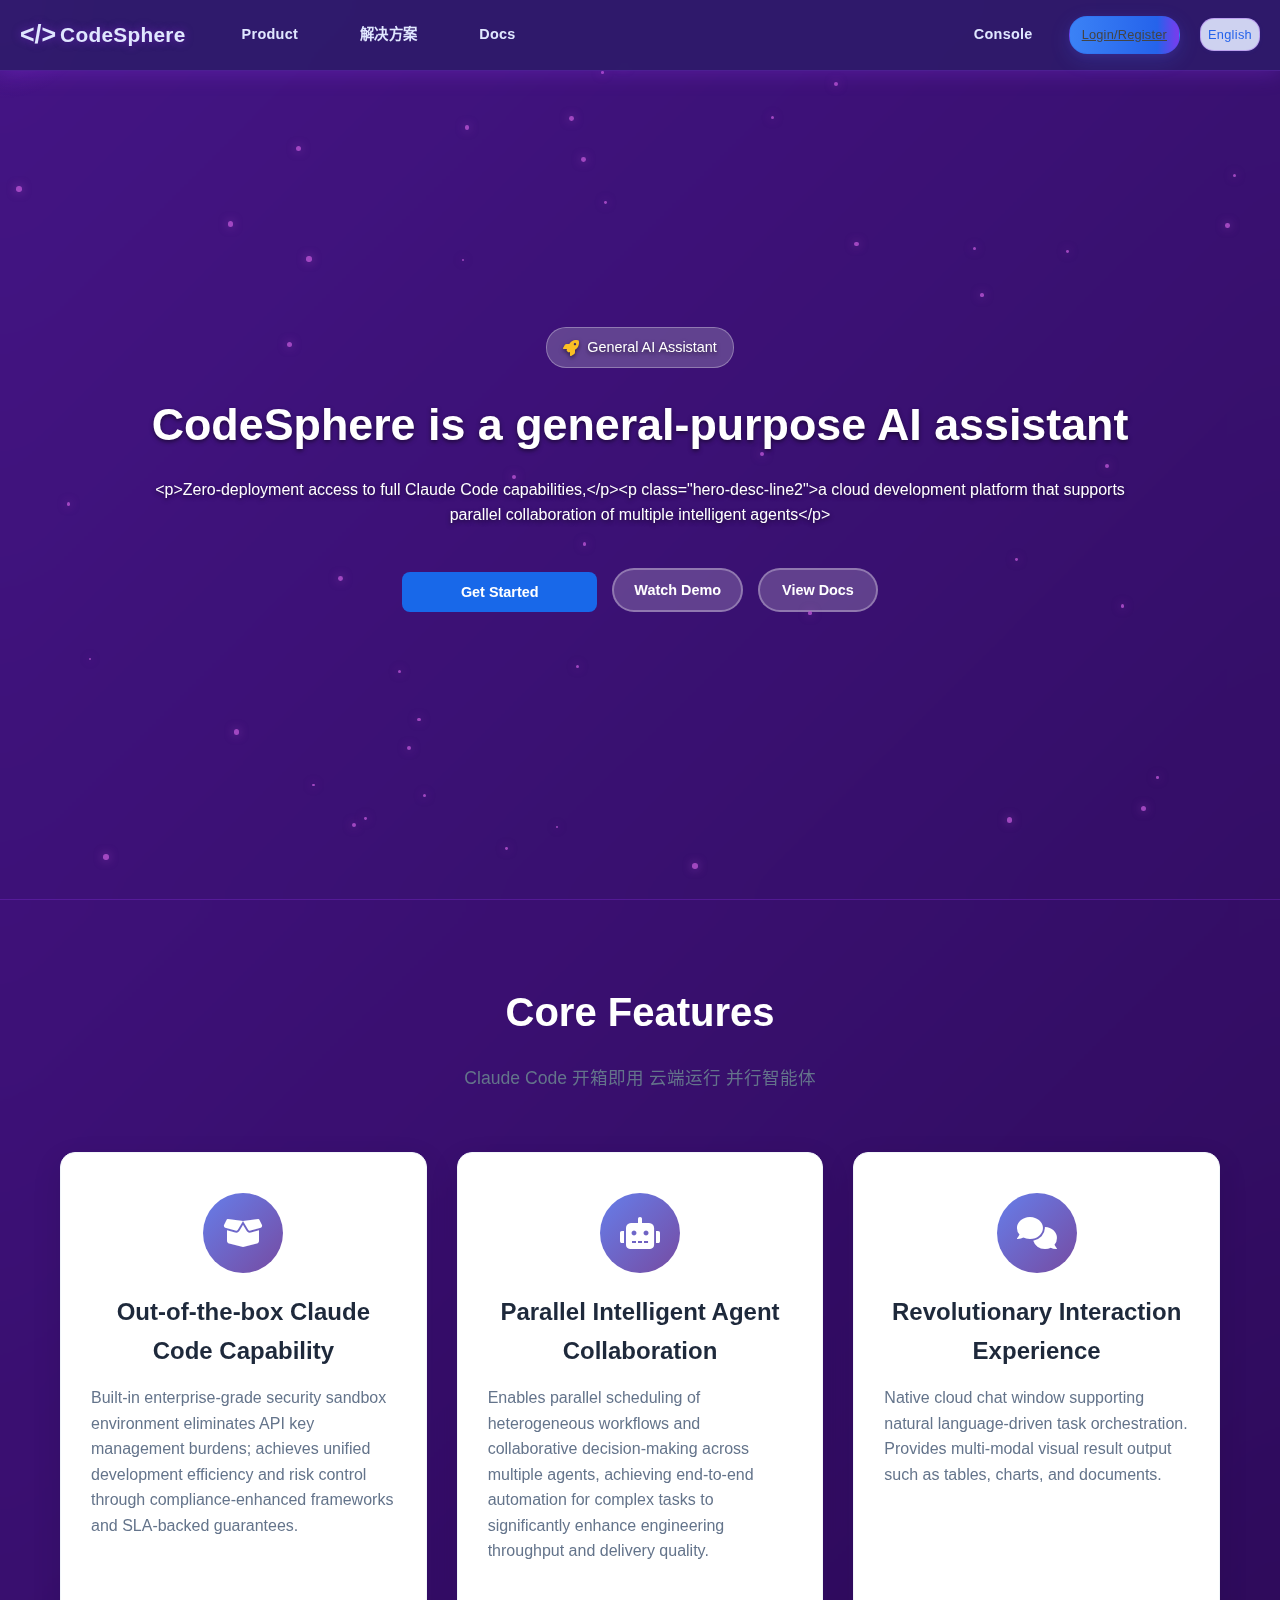
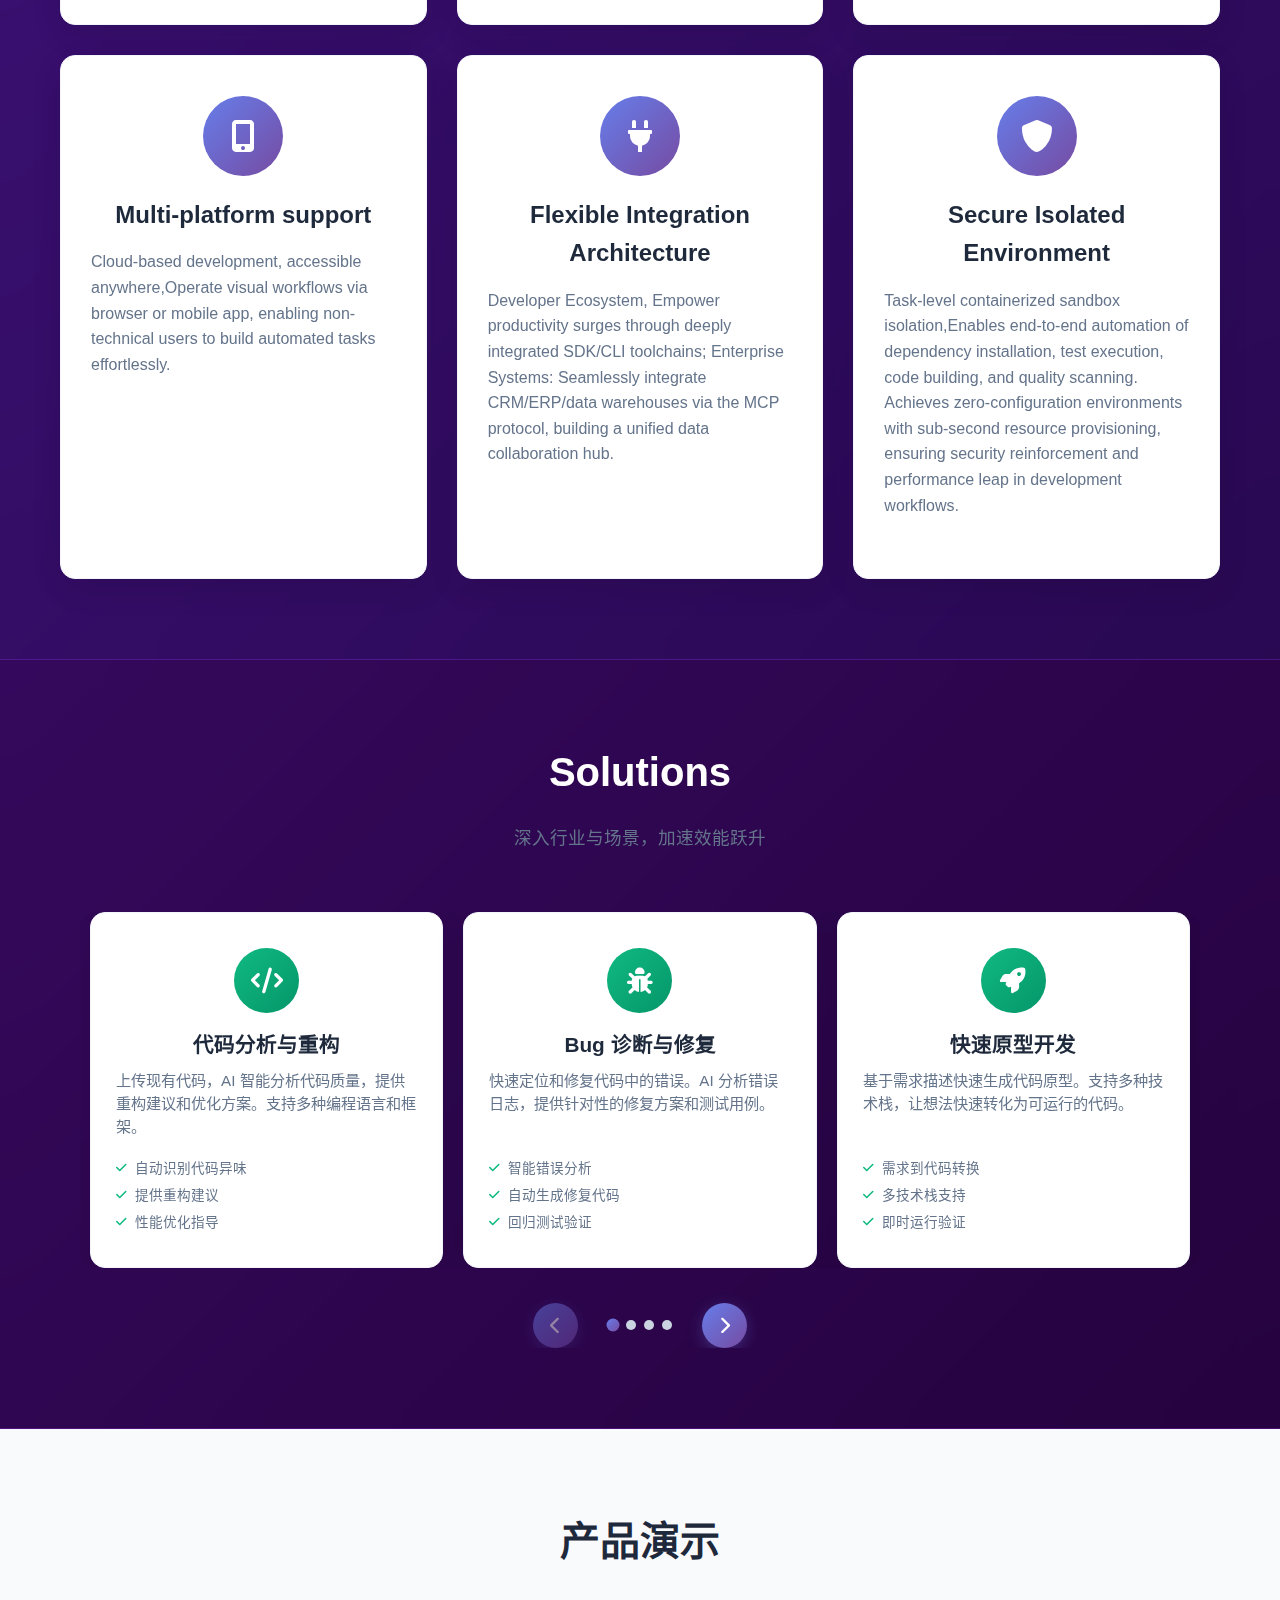
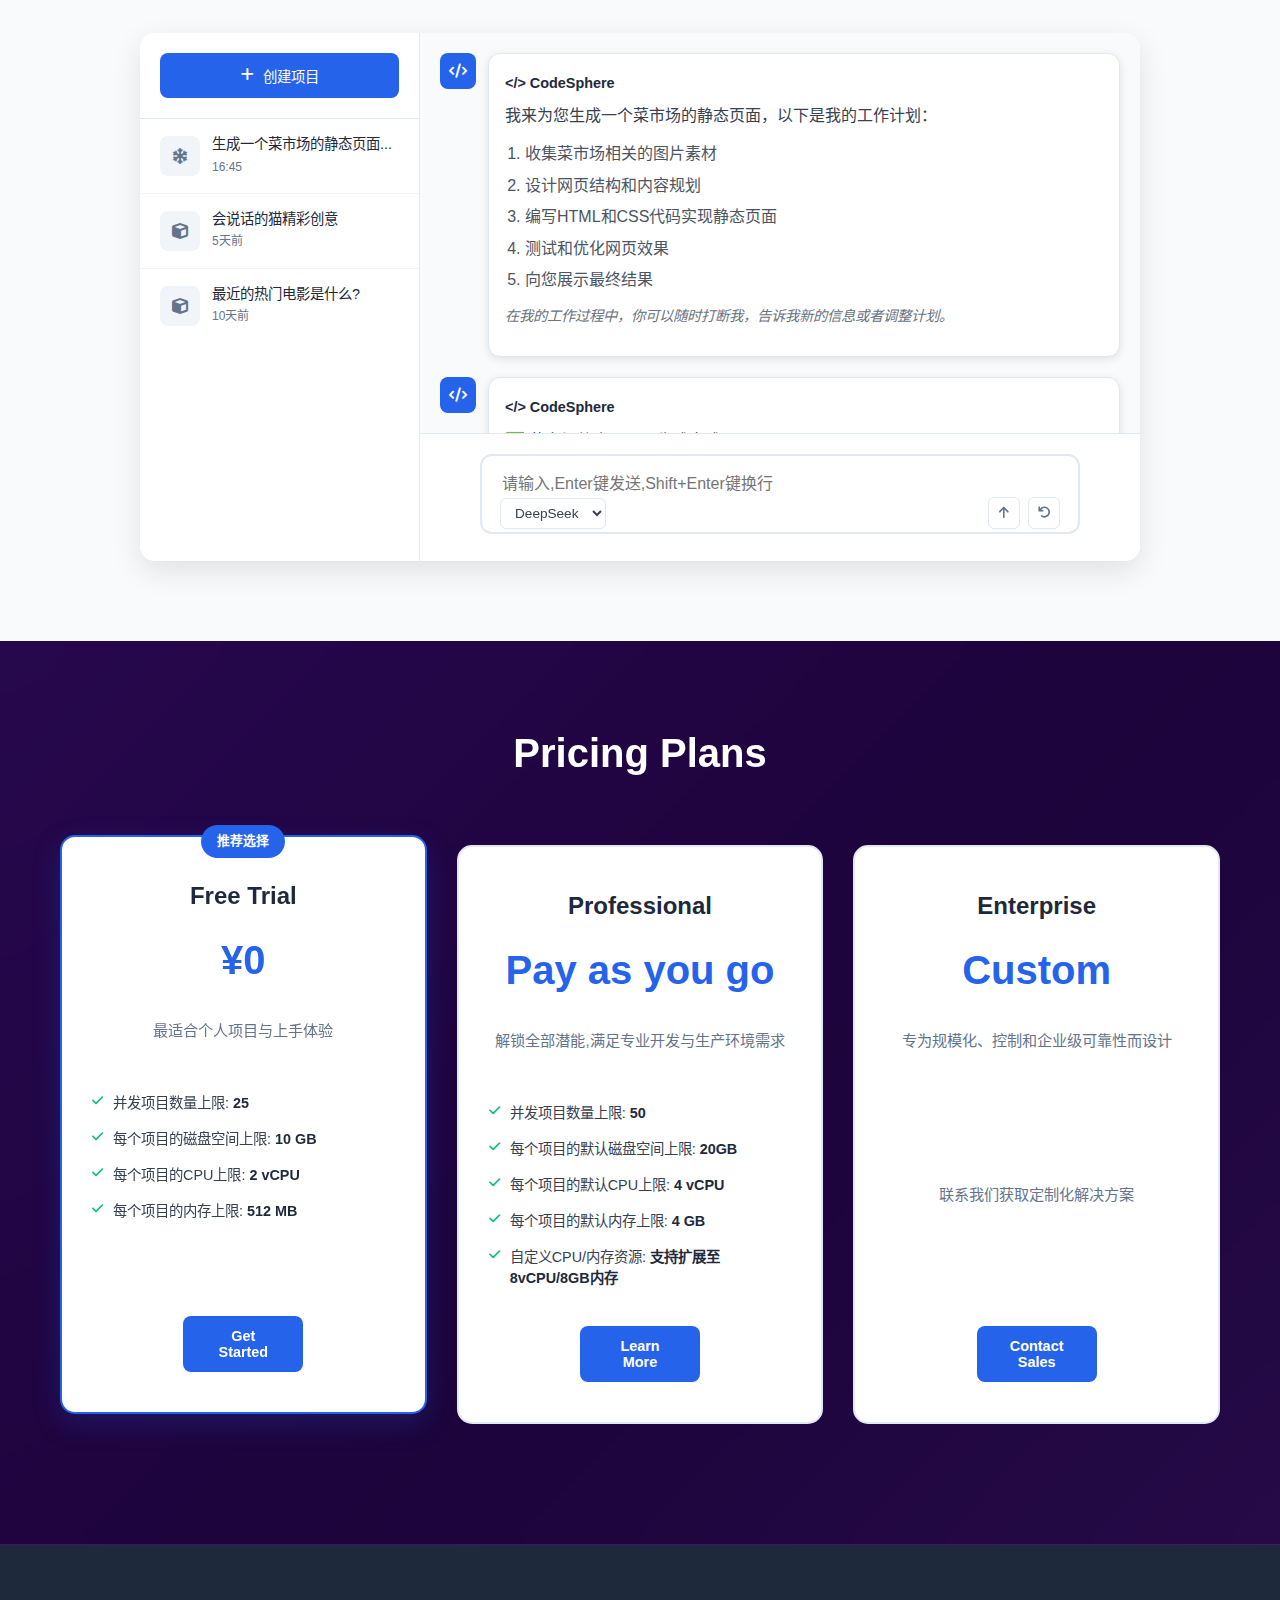
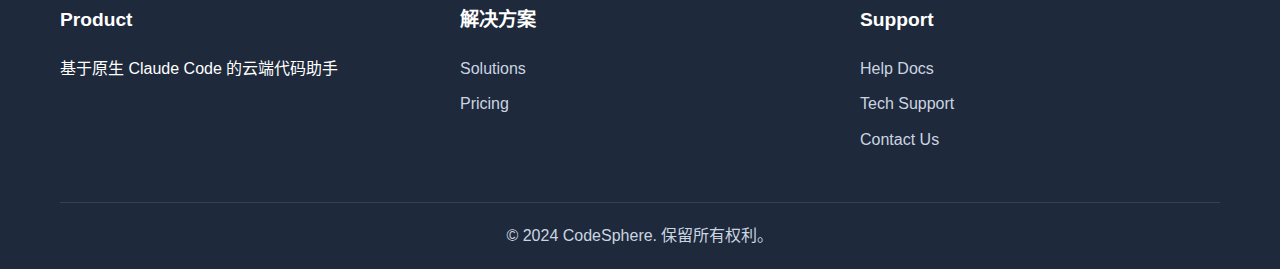
<file: index.html>
<!DOCTYPE html>
<html lang="zh-CN">
<head>
    <meta charset="UTF-8">
    <meta name="viewport" content="width=device-width, initial-scale=1.0">
    <title>CodeSphere - 云端代码助手</title>
    <link rel="stylesheet" href="styles.css">
    <link href="https://cdnjs.cloudflare.com/ajax/libs/font-awesome/6.0.0/css/all.min.css" rel="stylesheet">
</head>
<body>
    <!-- 粒子效果容器 -->
    <div class="particles-container" id="particles"></div>
    
    <!-- 鼠标跟随光效 -->
    <div class="cursor-glow" id="cursorGlow"></div>

    <!-- 导航栏 -->
    <nav class="navbar">
        <div class="nav-container">
            <div class="nav-left">
                <div class="nav-logo">
                    <span class="logo-icon">&lt;/&gt;</span>
                    <span class="logo-text">CodeSphere</span>
                </div>
                <a href="#home" id="nav-home" class="nav-item">首页</a>
                <a href="docs.html" id="nav-solutions" class="nav-item">解决方案</a>
                <a href="docs.html" id="nav-docs" class="nav-item">文档</a>
            </div>
            <div class="nav-right">
                <a href="#console" id="nav-console" class="nav-item">控制台</a>
                <a href="#login" class="login-btn" id="nav-login">登录/注册</a>
                <select id="langSwitcher" onchange="switchLanguage(this.value)" class="nav-item">
                    <option value="en">English</option>
                    <option value="zh">中文</option>
                </select>
            </div>
        </div>
    </nav>

    <!-- 主页横幅 -->
    <section id="home" class="hero">
        <div class="hero-container">
            <div class="hero-content">
                <div class="hero-badge">
                    <i class="fas fa-rocket"></i>
                    <span id="hero-badge-text">通用型 AI 助手</span>
                </div>
                <h1 id="hero-title">CodeSphere是一款通用型 AI 助手</h1>
                <div id="hero-desc">
                    <p>零部署调用 Claude Code全能力，</p>
                    <p class="hero-desc-line2">支持多智能体并行协作的云端开发平台</p>
                </div>
                <div class="hero-buttons">
                    <button class="btn-primary" id="try-btn" onclick="scrollToDemo()">
                        <i class="fas fa-play"></i>
                        开始使用
                    </button>
                    <button class="btn-secondary" id="learn-btn" onclick="scrollToFeatures()">
                        <i class="fas fa-info-circle"></i>
                        观看演示
                    </button>
                    <button class="btn-secondary" id="docs-btn" onclick="window.open('docs.html', '_blank')">
                        <i class="fas fa-book"></i>
                        查看文档
                    </button>
                </div>
            </div>
        </div>
    </section>

    <!-- 产品优势 -->
    <section id="features" class="features">
        <div class="container">
            <div class="section-header">
                <h2 id="features-title">产品优势</h2>
                <p class="section-subtitle">Claude Code     开箱即用      云端运行     并行智能体</p>
            </div>
            <div class="features-grid">
                <div class="feature-card">
                    <div class="feature-icon">
                        <i class="fas fa-box-open"></i>
                    </div>
                    <h3 id="feature1-title">零配置开箱即用</h3>
                    <p id="feature1-desc">内置 Claude Code 执行环境，用户无需每次申请 API Key 或部署本地环境。降低模型合规风险，提供企业级 SLA 保障。</p>
                
                </div>
                <div class="feature-card">
                    <div class="feature-icon">
                        <i class="fas fa-robot"></i>
                    </div>
                    <h3 id="feature2-title">多智能体并行协作</h3>
                    <p id="feature2-desc">支持异构工作流并行调度与多智能体协同决策，实现复杂任务的全链路自动化处理，显著提升工程吞吐量与交付质量。</p>
                    
                </div>
                <div class="feature-card">
                    <div class="feature-icon">
                        <i class="fas fa-comments"></i>
                    </div>
                    <h3 id="feature3-title">自然语言交互体验</h3>
                    <p id="feature3-desc">原生云端聊天窗口，支持自然语言驱动的任务编排。提供多模态可视化结果输出，如表格、图表、文档等。</p>
                    
                </div>
                <div class="feature-card">
                    <div class="feature-icon">
                        <i class="fas fa-mobile-alt"></i>
                    </div>
                    <h3 id="feature4-title">跨平台随时随地访问</h3>
                    <p id="feature4-desc">与 IDE 解耦，浏览器即可使用，支持移动端访问。非技术用户可通过 Web 或移动端进行可视化操作。</p>
                    
                </div>
                <div class="feature-card">
                    <div class="feature-icon">
                        <i class="fas fa-plug"></i>
                    </div>
                    <h3 id="feature5-title">灵活的企业级集成</h3>
                    <p id="feature5-desc">开发者享受 SDK/CLI 深度集成，企业系统可通过 MCP 协议与内部平台集成。随时随地访问，灵活部署。</p>
                    
                </div>
                <div class="feature-card">
                    <div class="feature-icon">
                        <i class="fas fa-shield-alt"></i>
                    </div>
                    <h3 id="feature6-title">企业级安全隔离</h3>
                    <p id="feature6-desc">基于 AWS Firecracker 技术，每个任务在独立虚拟环境中运行。支持依赖安装、测试运行、代码构建，无需本地配置。</p>
                    
                </div>
            </div>
        </div>
    </section>

    <!-- 使用场景 -->
    <section id="use-cases" class="use-cases">
        <div class="container">
            <div class="section-header">
                <h2 id="use-cases-title">典型使用场景</h2>
                <p class="section-subtitle">深入行业与场景，加速效能跃升</p>
            </div>
            <div class="use-cases-carousel">
                <div class="carousel-container">
                    <div class="carousel-track">
                        <div class="use-case-card">
                            <div class="use-case-icon">
                                <i class="fas fa-code"></i>
                            </div>
                            <h3>代码分析与重构</h3>
                            <p>上传现有代码，AI 智能分析代码质量，提供重构建议和优化方案。支持多种编程语言和框架。</p>
                            <div class="use-case-benefits">
                                <div class="benefit-item">
                                    <i class="fas fa-check"></i>
                                    <span>自动识别代码异味</span>
                                </div>
                                <div class="benefit-item">
                                    <i class="fas fa-check"></i>
                                    <span>提供重构建议</span>
                                </div>
                                <div class="benefit-item">
                                    <i class="fas fa-check"></i>
                                    <span>性能优化指导</span>
                                </div>
                            </div>
                        </div>
                        <div class="use-case-card">
                            <div class="use-case-icon">
                                <i class="fas fa-bug"></i>
                            </div>
                            <h3>Bug 诊断与修复</h3>
                            <p>快速定位和修复代码中的错误。AI 分析错误日志，提供针对性的修复方案和测试用例。</p>
                            <div class="use-case-benefits">
                                <div class="benefit-item">
                                    <i class="fas fa-check"></i>
                                    <span>智能错误分析</span>
                                </div>
                                <div class="benefit-item">
                                    <i class="fas fa-check"></i>
                                    <span>自动生成修复代码</span>
                                </div>
                                <div class="benefit-item">
                                    <i class="fas fa-check"></i>
                                    <span>回归测试验证</span>
                                </div>
                            </div>
                        </div>
                        <div class="use-case-card">
                            <div class="use-case-icon">
                                <i class="fas fa-rocket"></i>
                            </div>
                            <h3>快速原型开发</h3>
                            <p>基于需求描述快速生成代码原型。支持多种技术栈，让想法快速转化为可运行的代码。</p>
                            <div class="use-case-benefits">
                                <div class="benefit-item">
                                    <i class="fas fa-check"></i>
                                    <span>需求到代码转换</span>
                                </div>
                                <div class="benefit-item">
                                    <i class="fas fa-check"></i>
                                    <span>多技术栈支持</span>
                                </div>
                                <div class="benefit-item">
                                    <i class="fas fa-check"></i>
                                    <span>即时运行验证</span>
                                </div>
                            </div>
                        </div>
                        <div class="use-case-card">
                            <div class="use-case-icon">
                                <i class="fas fa-graduation-cap"></i>
                            </div>
                            <h3>编程学习助手</h3>
                            <p>为编程学习者提供智能辅导。解释代码逻辑，生成练习题，提供学习路径建议。</p>
                            <div class="use-case-benefits">
                                <div class="benefit-item">
                                    <i class="fas fa-check"></i>
                                    <span>代码逻辑解释</span>
                                </div>
                                <div class="benefit-item">
                                    <i class="fas fa-check"></i>
                                    <span>个性化学习路径</span>
                                </div>
                                <div class="benefit-item">
                                    <i class="fas fa-check"></i>
                                    <span>实时答疑解惑</span>
                                </div>
                            </div>
                        </div>
                        <div class="use-case-card">
                            <div class="use-case-icon">
                                <i class="fas fa-users"></i>
                            </div>
                            <h3>团队协作开发</h3>
                            <p>支持团队协作开发，代码审查，知识分享。集成 Git 工作流，提升团队开发效率。</p>
                            <div class="use-case-benefits">
                                <div class="benefit-item">
                                    <i class="fas fa-check"></i>
                                    <span>代码审查辅助</span>
                                </div>
                                <div class="benefit-item">
                                    <i class="fas fa-check"></i>
                                    <span>知识库构建</span>
                                </div>
                                <div class="benefit-item">
                                    <i class="fas fa-check"></i>
                                    <span>团队最佳实践</span>
                                </div>
                            </div>
                        </div>
                        <div class="use-case-card">
                            <div class="use-case-icon">
                                <i class="fas fa-cogs"></i>
                            </div>
                            <h3>自动化测试</h3>
                            <p>自动生成测试用例，执行单元测试和集成测试。确保代码质量和系统稳定性。</p>
                            <div class="use-case-benefits">
                                <div class="benefit-item">
                                    <i class="fas fa-check"></i>
                                    <span>智能测试生成</span>
                                </div>
                                <div class="benefit-item">
                                    <i class="fas fa-check"></i>
                                    <span>覆盖率分析</span>
                                </div>
                                <div class="benefit-item">
                                    <i class="fas fa-check"></i>
                                    <span>持续集成支持</span>
                                </div>
                            </div>
                        </div>
                        <div class="use-case-card">
                            <div class="use-case-icon">
                                <i class="fas fa-chart-line"></i>
                            </div>
                            <h3>产品需求分析</h3>
                            <p>帮助产品经理分析用户需求，生成产品规格文档，设计功能原型，优化用户体验。</p>
                            <div class="use-case-benefits">
                                <div class="benefit-item">
                                    <i class="fas fa-check"></i>
                                    <span>需求文档生成</span>
                                </div>
                                <div class="benefit-item">
                                    <i class="fas fa-check"></i>
                                    <span>用户故事编写</span>
                                </div>
                                <div class="benefit-item">
                                    <i class="fas fa-check"></i>
                                    <span>原型设计建议</span>
                                </div>
                            </div>
                        </div>
                        <div class="use-case-card">
                            <div class="use-case-icon">
                                <i class="fas fa-file-alt"></i>
                            </div>
                            <h3>技术文档编写</h3>
                            <p>协助内容创作者编写技术文档，生成API文档，制作用户手册，提升文档质量。</p>
                            <div class="use-case-benefits">
                                <div class="benefit-item">
                                    <i class="fas fa-check"></i>
                                    <span>文档结构优化</span>
                                </div>
                                <div class="benefit-item">
                                    <i class="fas fa-check"></i>
                                    <span>技术内容生成</span>
                                </div>
                                <div class="benefit-item">
                                    <i class="fas fa-check"></i>
                                    <span>多语言支持</span>
                                </div>
                            </div>
                        </div>
                        <div class="use-case-card">
                            <div class="use-case-icon">
                                <i class="fas fa-analytics"></i>
                            </div>
                            <h3>业务数据分析</h3>
                            <p>支持业务分析师处理数据，生成分析报告，优化业务流程，提供决策支持。</p>
                            <div class="use-case-benefits">
                                <div class="benefit-item">
                                    <i class="fas fa-check"></i>
                                    <span>数据清洗处理</span>
                                </div>
                                <div class="benefit-item">
                                    <i class="fas fa-check"></i>
                                    <span>报表自动生成</span>
                                </div>
                                <div class="benefit-item">
                                    <i class="fas fa-check"></i>
                                    <span>业务洞察分析</span>
                                </div>
                            </div>
                        </div>
                        <div class="use-case-card">
                            <div class="use-case-icon">
                                <i class="fas fa-headset"></i>
                            </div>
                            <h3>技术支持服务</h3>
                            <p>为客服人员提供技术问题解答，故障诊断，解决方案推荐，提升服务质量。</p>
                            <div class="use-case-benefits">
                                <div class="benefit-item">
                                    <i class="fas fa-check"></i>
                                    <span>问题快速诊断</span>
                                </div>
                                <div class="benefit-item">
                                    <i class="fas fa-check"></i>
                                    <span>解决方案推荐</span>
                                </div>
                                <div class="benefit-item">
                                    <i class="fas fa-check"></i>
                                    <span>知识库更新</span>
                                </div>
                            </div>
                        </div>
                    </div>
                </div>
                <!-- 轮播控制按钮 -->
                <div class="carousel-controls">
                    <button class="carousel-btn prev-btn" onclick="prevSlide(true)">
                        <i class="fas fa-chevron-left"></i>
                    </button>
                    <div class="carousel-dots" id="carouselDots"></div>
                    <button class="carousel-btn next-btn" onclick="nextSlide(true)">
                        <i class="fas fa-chevron-right"></i>
                    </button>
                </div>
            </div>
        </div>
    </section>

    <!-- 产品演示 -->
    <section id="demo" class="demo">
        <div class="container">
            <h2 id="demo-title">产品演示</h2>
            <div class="demo-container">
                <!-- 左侧项目列表 -->
                <div class="demo-sidebar">
                    <div class="project-header">
                        <button class="create-project-btn">
                            <i class="fas fa-plus"></i>
                            创建项目
                        </button>
                    </div>
                    <div class="project-list">
                        <div class="project-item">
                            <div class="project-icon">
                                <i class="fas fa-snowflake"></i>
                            </div>
                            <div class="project-info">
                                <div class="project-title">生成一个菜市场的静态页面...</div>
                                <div class="project-time">16:45</div>
                            </div>
                        </div>
                        <div class="project-item">
                            <div class="project-icon">
                                <i class="fas fa-cube"></i>
                            </div>
                            <div class="project-info">
                                <div class="project-title">会说话的猫精彩创意</div>
                                <div class="project-time">5天前</div>
                            </div>
                        </div>
                        <div class="project-item">
                            <div class="project-icon">
                                <i class="fas fa-cube"></i>
                            </div>
                            <div class="project-info">
                                <div class="project-title">最近的热门电影是什么?</div>
                                <div class="project-time">10天前</div>
                            </div>
                        </div>
                    </div>
                </div>
                
                <!-- 右侧聊天界面 -->
                <div class="demo-main">
                    <div class="chat-messages">
                        <!-- AI思考过程消息 -->
                        <div class="ai-message">
                            <div class="ai-avatar">
                                <i class="fas fa-code"></i>
                            </div>
                            <div class="ai-content">
                                <div class="ai-header">
                                    <span class="ai-name">&lt;/&gt; CodeSphere</span>
                                </div>
                                <div class="ai-text">
                                    <p>我来为您生成一个菜市场的静态页面，以下是我的工作计划：</p>
                                    <ol class="ai-plan">
                                        <li>收集菜市场相关的图片素材</li>
                                        <li>设计网页结构和内容规划</li>
                                        <li>编写HTML和CSS代码实现静态页面</li>
                                        <li>测试和优化网页效果</li>
                                        <li>向您展示最终结果</li>
                                    </ol>
                                    <p class="ai-note">在我的工作过程中，你可以随时打断我，告诉我新的信息或者调整计划。</p>
                                </div>
                            </div>
                        </div>

                        <!-- AI演示结果消息 -->
                        <div class="ai-message">
                            <div class="ai-avatar">
                                <i class="fas fa-code"></i>
                            </div>
                            <div class="ai-content">
                                <div class="ai-header">
                                    <span class="ai-name">&lt;/&gt; CodeSphere</span>
                                </div>
                                <div class="ai-text">
                                    <p>✅ 菜市场静态网页已生成完成！</p>
                                    <div class="result-features">
                                        <div class="feature-section">
                                            <h4>💡 设计特色</h4>
                                            <ul>
                                                <li>现代简洁的设计风格</li>
                                                <li>清新自然的绿色主题</li>
                                                <li>响应式布局，支持桌面和移动端</li>
                                                <li>丰富的交互效果和动画</li>
                                            </ul>
                                        </div>
                                        <div class="feature-section">
                                            <h4>📱 页面结构</h4>
                                            <ul>
                                                <li>固定导航栏，支持平滑滚动</li>
                                                <li>主横幅区域展示菜市场主题</li>
                                                <li>产品分类展示（蔬菜、水果、肉类、海鲜）</li>
                                            </ul>
                                        </div>
                                    </div>
                                </div>
                            </div>
                        </div>

                        <!-- 媒体查看器 -->
                        <div class="media-viewer">
                            <div class="media-header">
                                <span class="file-path">/home/ubuntu/smiling_cat.png</span>
                                <button class="download-btn">下载</button>
                            </div>
                            <div class="media-status">
                                <div class="status-line">CodeSphere 正在使用媒体查看器</div>
                                <div class="status-line">正在生成图像: /home/ubuntu/smiling_cat.png</div>
                            </div>
                            <div class="media-content">
                                <div class="media-placeholder">
                                    <i class="fas fa-image"></i>
                                    <p>图片预览区域</p>
                                </div>
                            </div>
                        </div>
                    </div>

                    <div class="chat-input-container">
                        <div class="chat-input-wrapper">
                            <textarea 
                                id="chatInput" 
                                class="chat-input" 
                                placeholder="请输入,Enter键发送,Shift+Enter键换行"
                                rows="1"
                            ></textarea>
                            <div class="chat-input-controls">
                                <div class="model-selector">
                                    <select id="modelSelect" class="model-dropdown">
                                        <option value="deepseek">DeepSeek</option>
                                        <option value="claude">Claude</option>
                                        <option value="gpt">GPT</option>
                                    </select>
                                </div>
                                <div class="chat-actions">
                                    <button class="chat-action-btn" title="发送">
                                        <i class="fas fa-arrow-up"></i>
                                    </button>
                                    <button class="chat-action-btn" title="撤销">
                                        <i class="fas fa-undo"></i>
                                    </button>
                                </div>
                            </div>
                        </div>
                    </div>
                </div>
            </div>
        </div>
    </section>

    <!-- 计费方案 -->
    <section id="pricing" class="pricing">
        <div class="container">
            <h2 id="pricing-title">计费方案</h2>
            <div class="pricing-grid">
                <div class="pricing-card featured">
                    <div class="pricing-badge">推荐选择</div>
                    <div class="pricing-header">
                        <h3 id="pricing1-title">免费版</h3>
                        <div class="price" id="pricing1-price">$0</div>
                    </div>
                    <div class="pricing-description">
                        最适合个人项目与上手体验
                    </div>
                    <ul class="pricing-features">
                        <li><i class="fas fa-check"></i> <span>并发项目数量上限: <strong>25</strong></span></li>
                        <li><i class="fas fa-check"></i> <span>每个项目的磁盘空间上限: <strong>10 GB</strong></span></li>
                        <li><i class="fas fa-check"></i> <span>每个项目的CPU上限: <strong>2 vCPU</strong></span></li>
                        <li><i class="fas fa-check"></i> <span>每个项目的内存上限: <strong>512 MB</strong></span></li>
                    </ul>
                    <button class="btn-primary" id="get-started-btn">免费开始</button>
                </div>
                <div class="pricing-card">
                    <div class="pricing-header">
                        <h3 id="pricing2-title">专业版</h3>
                        <div class="price" id="pricing2-price">$9.9<span class="price-period">/月</span><span class="price-note">+ 使用成本</span></div>
                    </div>
                    <div class="pricing-description">
                        解锁全部潜能,满足专业开发与生产环境需求
                    </div>
                    <ul class="pricing-features">
                        <li><i class="fas fa-check"></i> <span>并发项目数量上限: <strong>50</strong></span></li>
                        <li><i class="fas fa-check"></i> <span>每个项目的默认磁盘空间上限: <strong>20GB</strong></span></li>
                        <li><i class="fas fa-check"></i> <span>每个项目的默认CPU上限: <strong>4 vCPU</strong></span></li>
                        <li><i class="fas fa-check"></i> <span>每个项目的默认内存上限: <strong>4 GB</strong></span></li>
                        <li><i class="fas fa-check"></i> <span>自定义CPU/内存资源: <strong>支持扩展至8vCPU/8GB内存</strong></span></li>
                    </ul>
                    <button class="btn-primary" id="learn-more-btn">立即订阅</button>
                </div>
                <div class="pricing-card">
                    <div class="pricing-header">
                        <h3 id="pricing3-title">企业版</h3>
                        <div class="price" id="pricing3-price">定制价格</div>
                    </div>
                    <div class="pricing-description">
                        专为规模化、控制和企业级可靠性而设计
                    </div>
                    <div class="enterprise-content">
                        <p>联系我们获取定制化解决方案</p>
                    </div>
                    <button class="btn-primary" id="contact-sales-btn">联系我们</button>
                </div>
            </div>
        </div>
    </section>

    <!-- 页脚 -->
    <footer class="footer">
        <div class="container">
            <div class="footer-content">
                <div class="footer-section">
                    <h4 id="footer-product-title">Product</h4>
                    <p>基于原生 Claude Code 的云端代码助手</p>
                </div>
                <div class="footer-section">
                    <h4 id="footer-solutions-title">解决方案</h4>
                    <ul>
                        <li><a href="#use-cases" id="footer-use-cases">Use Cases</a></li>
                        <li><a href="#pricing" id="footer-pricing">Pricing</a></li>
                    </ul>
                </div>
                <div class="footer-section">
                    <h4 id="footer-support-title">Support</h4>
                    <ul>
                        <li><a href="#" id="footer-help">Help Docs</a></li>
                        <li><a href="#" id="footer-tech">Tech Support</a></li>
                        <li><a href="#" id="footer-contact">Contact Us</a></li>
                    </ul>
                </div>
            </div>
            <div class="footer-bottom">
                <p>&copy; 2024 CodeSphere. 保留所有权利。</p>
            </div>
        </div>
    </footer>

    <script src="script.js"></script>
    
    <!-- Login/Register Modal -->
    <div id="authModal" class="modal">
        <div class="modal-content">
            <span class="close" onclick="closeAuthModal()">&times;</span>
            
            <!-- Login Form -->
            <div id="loginForm" class="auth-form">
                <h2 id="login-title">Login to CodeSphere</h2>
                <p id="login-subtitle">Welcome back! Please enter your details.</p>
                
                <form onsubmit="handleLogin(event)">
                    <div class="form-group">
                        <label for="loginEmail" id="email-label">Email</label>
                        <input type="email" id="loginEmail" required placeholder="Enter your email">
                    </div>
                    
                    <div class="form-group">
                        <label for="loginPassword" id="password-label">Password</label>
                        <input type="password" id="loginPassword" required placeholder="Enter your password">
                    </div>
                    
                    <div class="form-options">
                        <label class="checkbox-label">
                            <input type="checkbox" id="rememberMe">
                            <span id="remember-text">Remember me</span>
                        </label>
                        <a href="#" id="forgot-password">Forgot password?</a>
                    </div>
                    
                    <button type="submit" class="btn-primary" id="login-btn">Login</button>
                </form>
                
                <div class="divider">
                    <span id="or-text">or</span>
                </div>
                
                <button class="btn-google" onclick="handleGoogleLogin()">
                    <i class="fab fa-google"></i>
                    <span id="google-login-text">Continue with Google</span>
                </button>
                
                <p class="auth-switch">
                    <span id="no-account-text">Don't have an account?</span>
                    <a href="#" onclick="showRegisterForm()" id="signup-link">Sign up</a>
                </p>
            </div>
            
            <!-- Register Form -->
            <div id="registerForm" class="auth-form" style="display: none;">
                <h2 id="register-title">Create Account</h2>
                <p id="register-subtitle">Join CodeSphere and start coding in the cloud!</p>
                
                <form onsubmit="handleRegister(event)">
                    <div class="form-group">
                        <label for="registerName" id="name-label">Full Name</label>
                        <input type="text" id="registerName" required placeholder="Enter your full name">
                    </div>
                    
                    <div class="form-group">
                        <label for="registerEmail" id="reg-email-label">Email</label>
                        <input type="email" id="registerEmail" required placeholder="Enter your email">
                    </div>
                    
                    <div class="form-group">
                        <label for="registerPassword" id="reg-password-label">Password</label>
                        <input type="password" id="registerPassword" required placeholder="Create a password">
                    </div>
                    
                    <div class="form-group">
                        <label for="confirmPassword" id="confirm-label">Confirm Password</label>
                        <input type="password" id="confirmPassword" required placeholder="Confirm your password">
                    </div>
                    
                    <div class="form-options">
                        <label class="checkbox-label">
                            <input type="checkbox" id="agreeTerms" required>
                            <span id="agree-text">I agree to the <a href="#" id="terms-link">Terms of Service</a> and <a href="#" id="privacy-link">Privacy Policy</a></span>
                        </label>
                    </div>
                    
                    <button type="submit" class="btn-primary" id="register-btn">Create Account</button>
                </form>
                
                <div class="divider">
                    <span id="or-reg-text">or</span>
                </div>
                
                <button class="btn-google" onclick="handleGoogleRegister()">
                    <i class="fab fa-google"></i>
                    <span id="google-register-text">Sign up with Google</span>
                </button>
                
                <p class="auth-switch">
                    <span id="have-account-text">Already have an account?</span>
                    <a href="#" onclick="showLoginForm()" id="login-link">Log in</a>
                </p>
            </div>
        </div>
    </div>
</body>
</html>
</file>
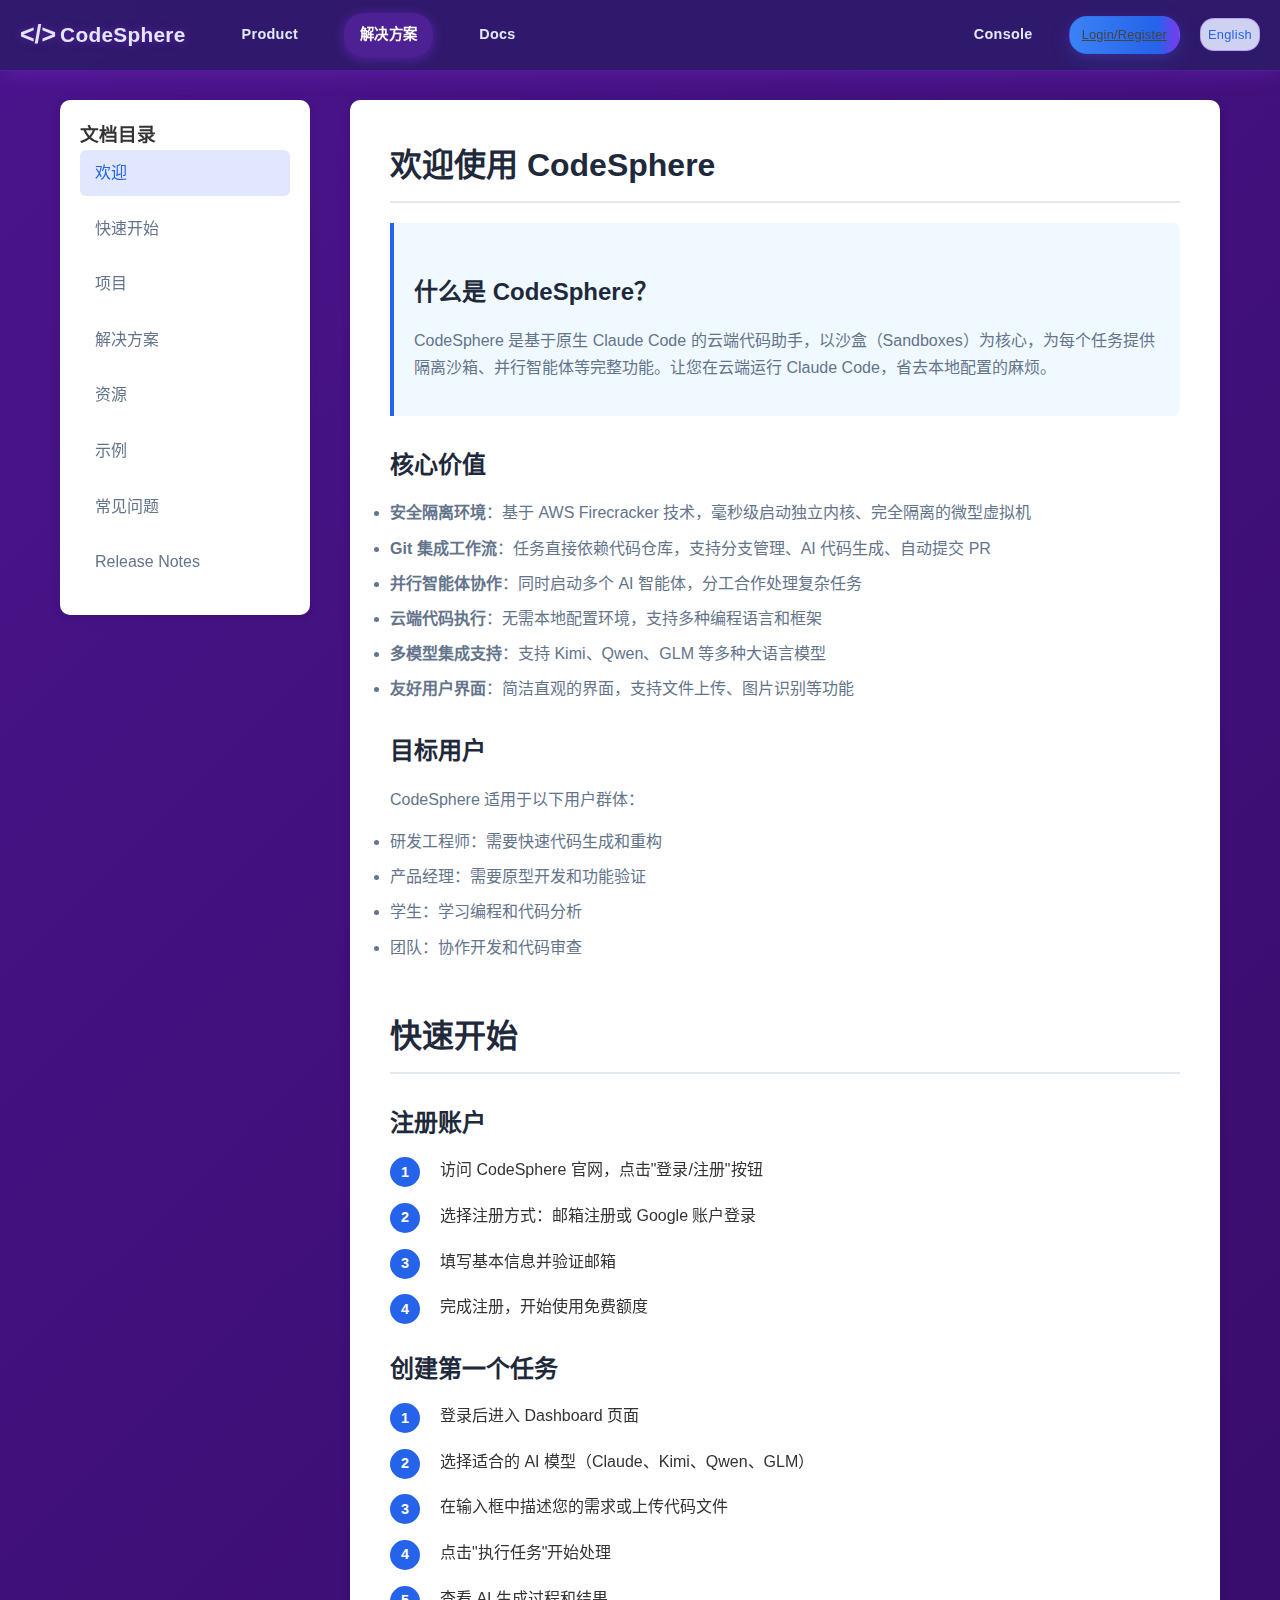
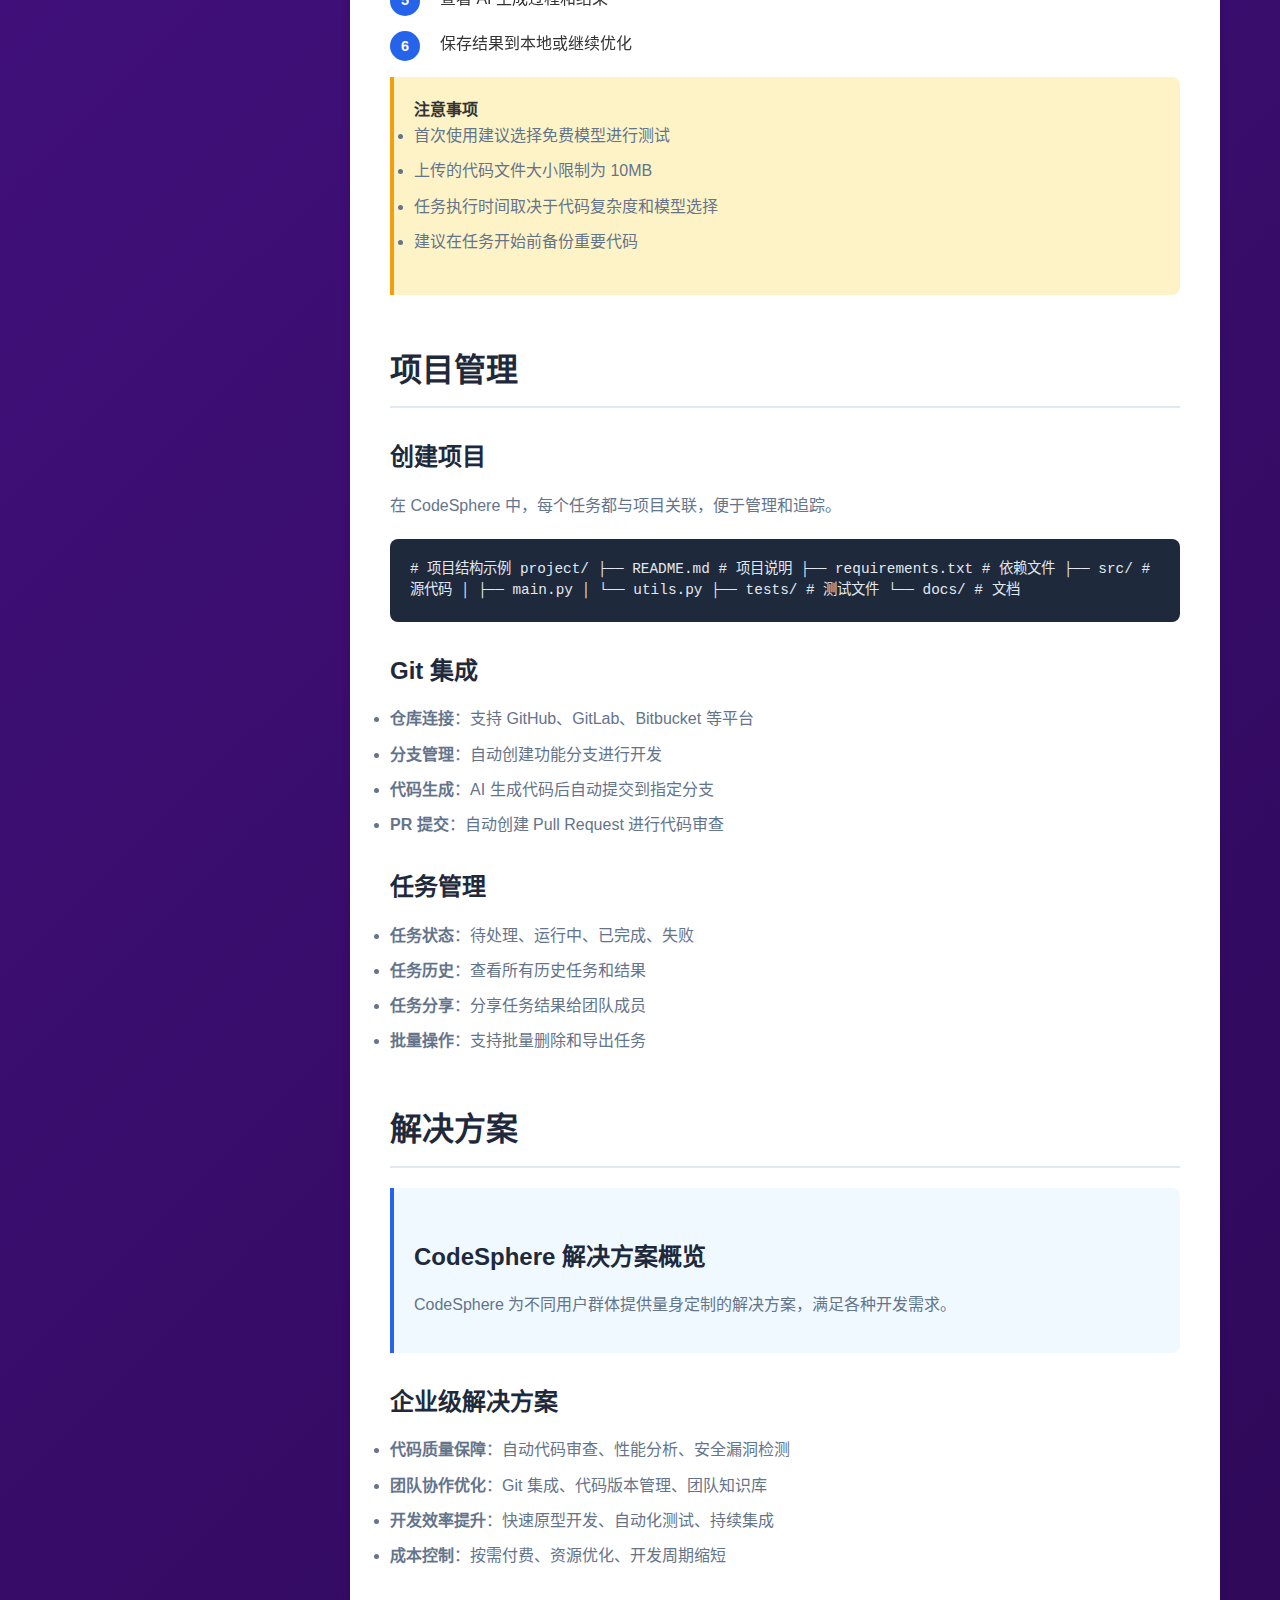
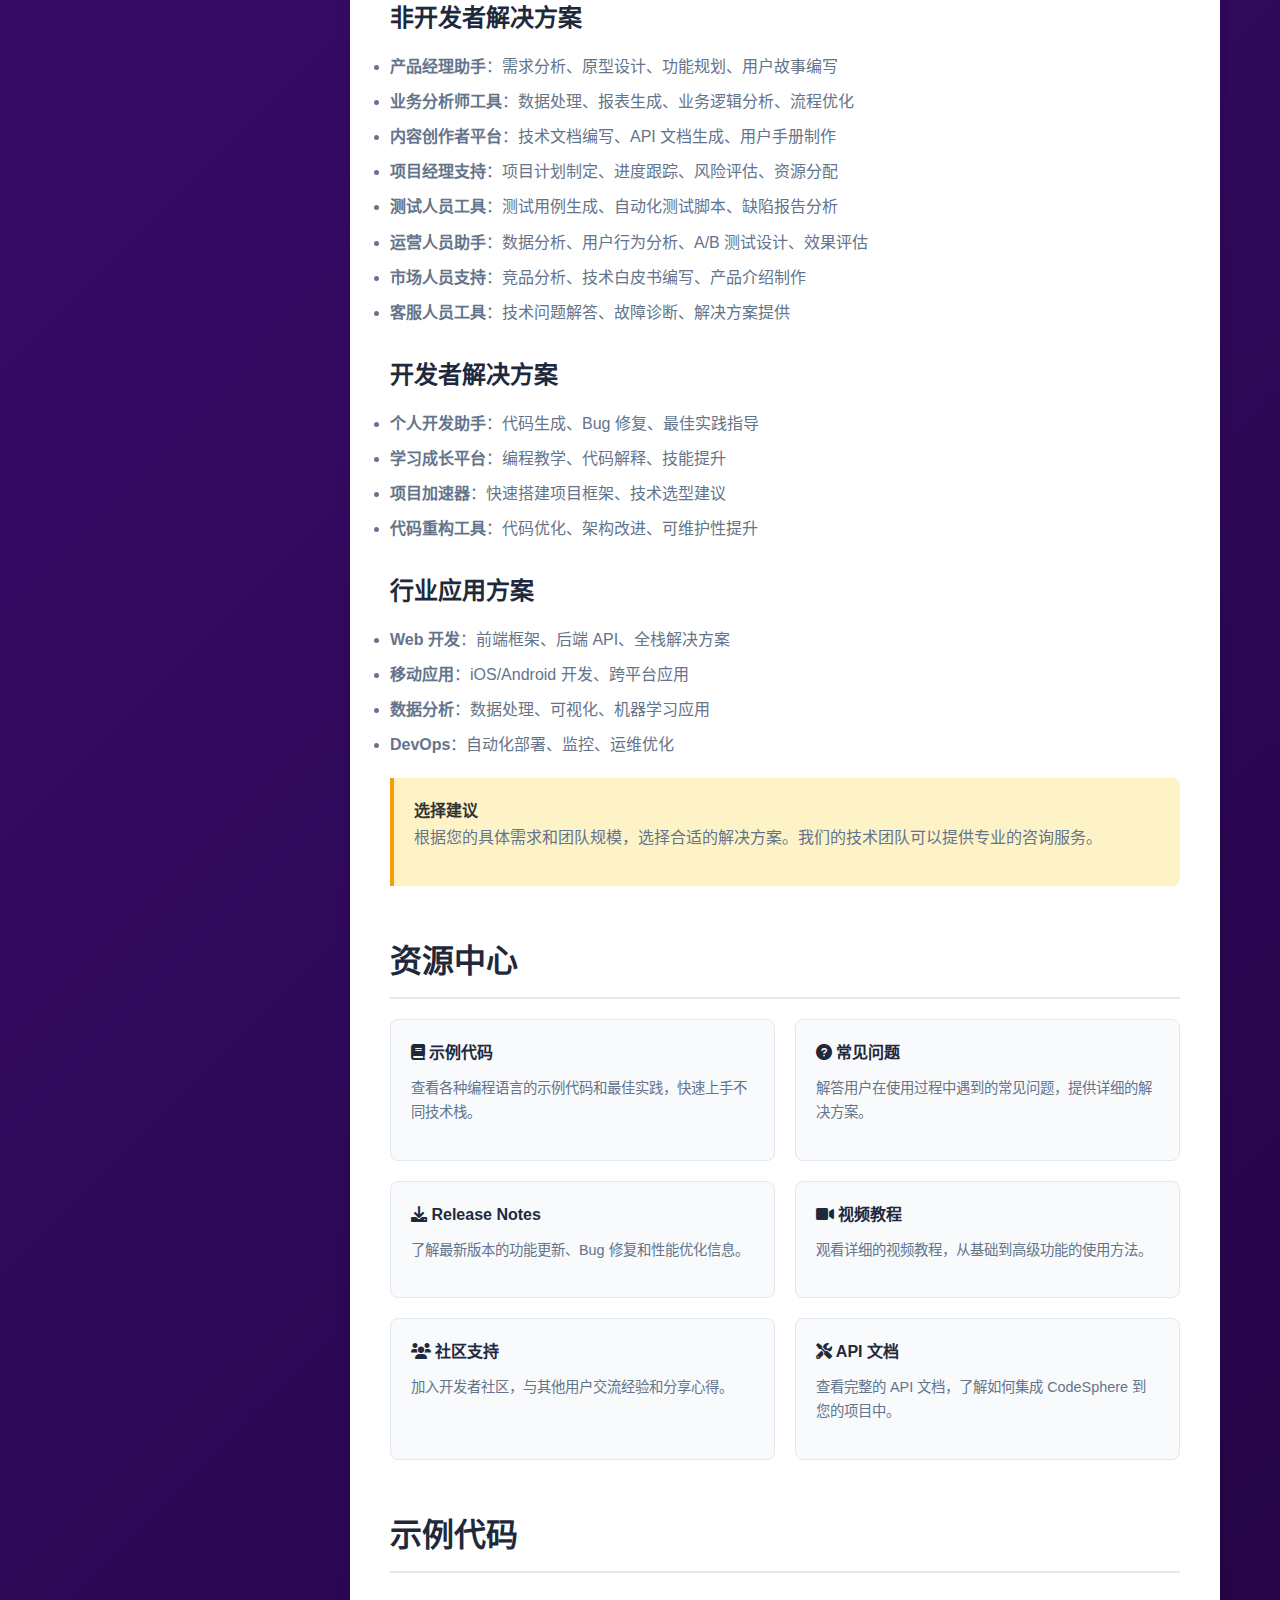
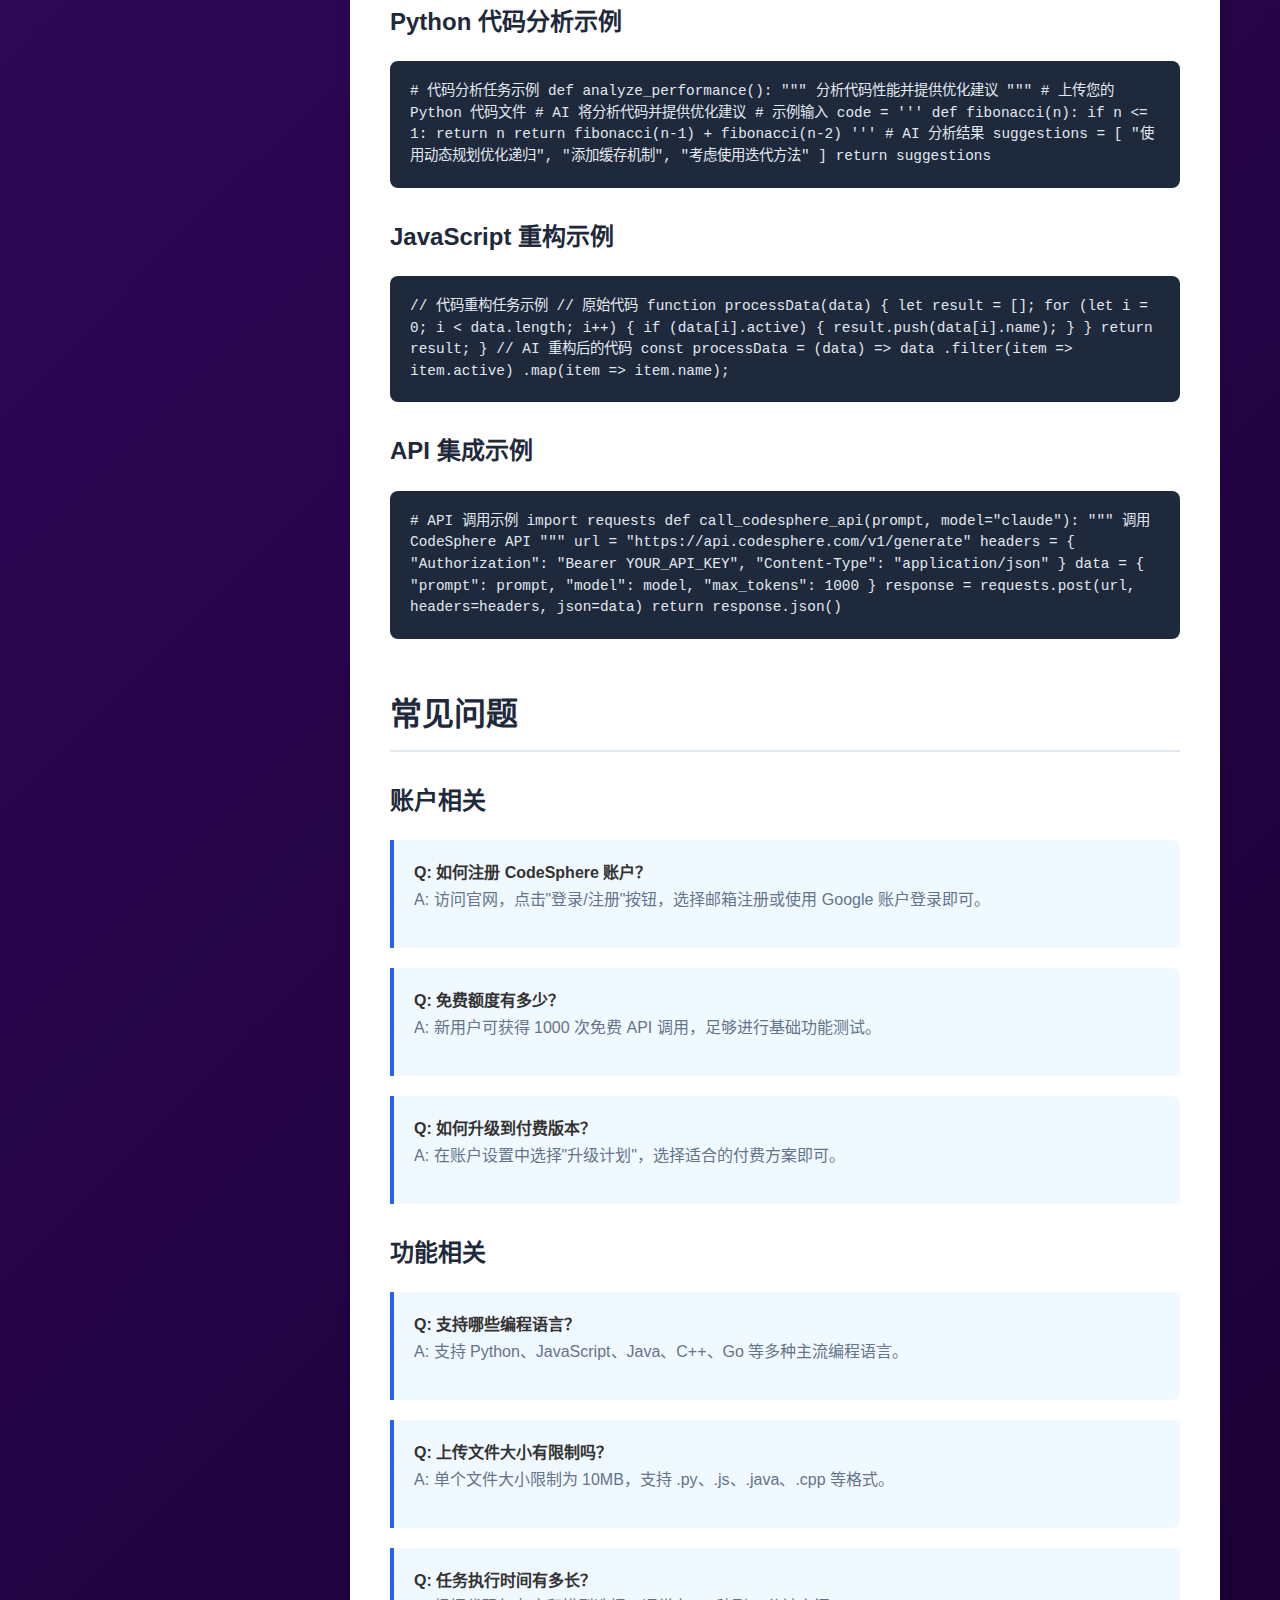
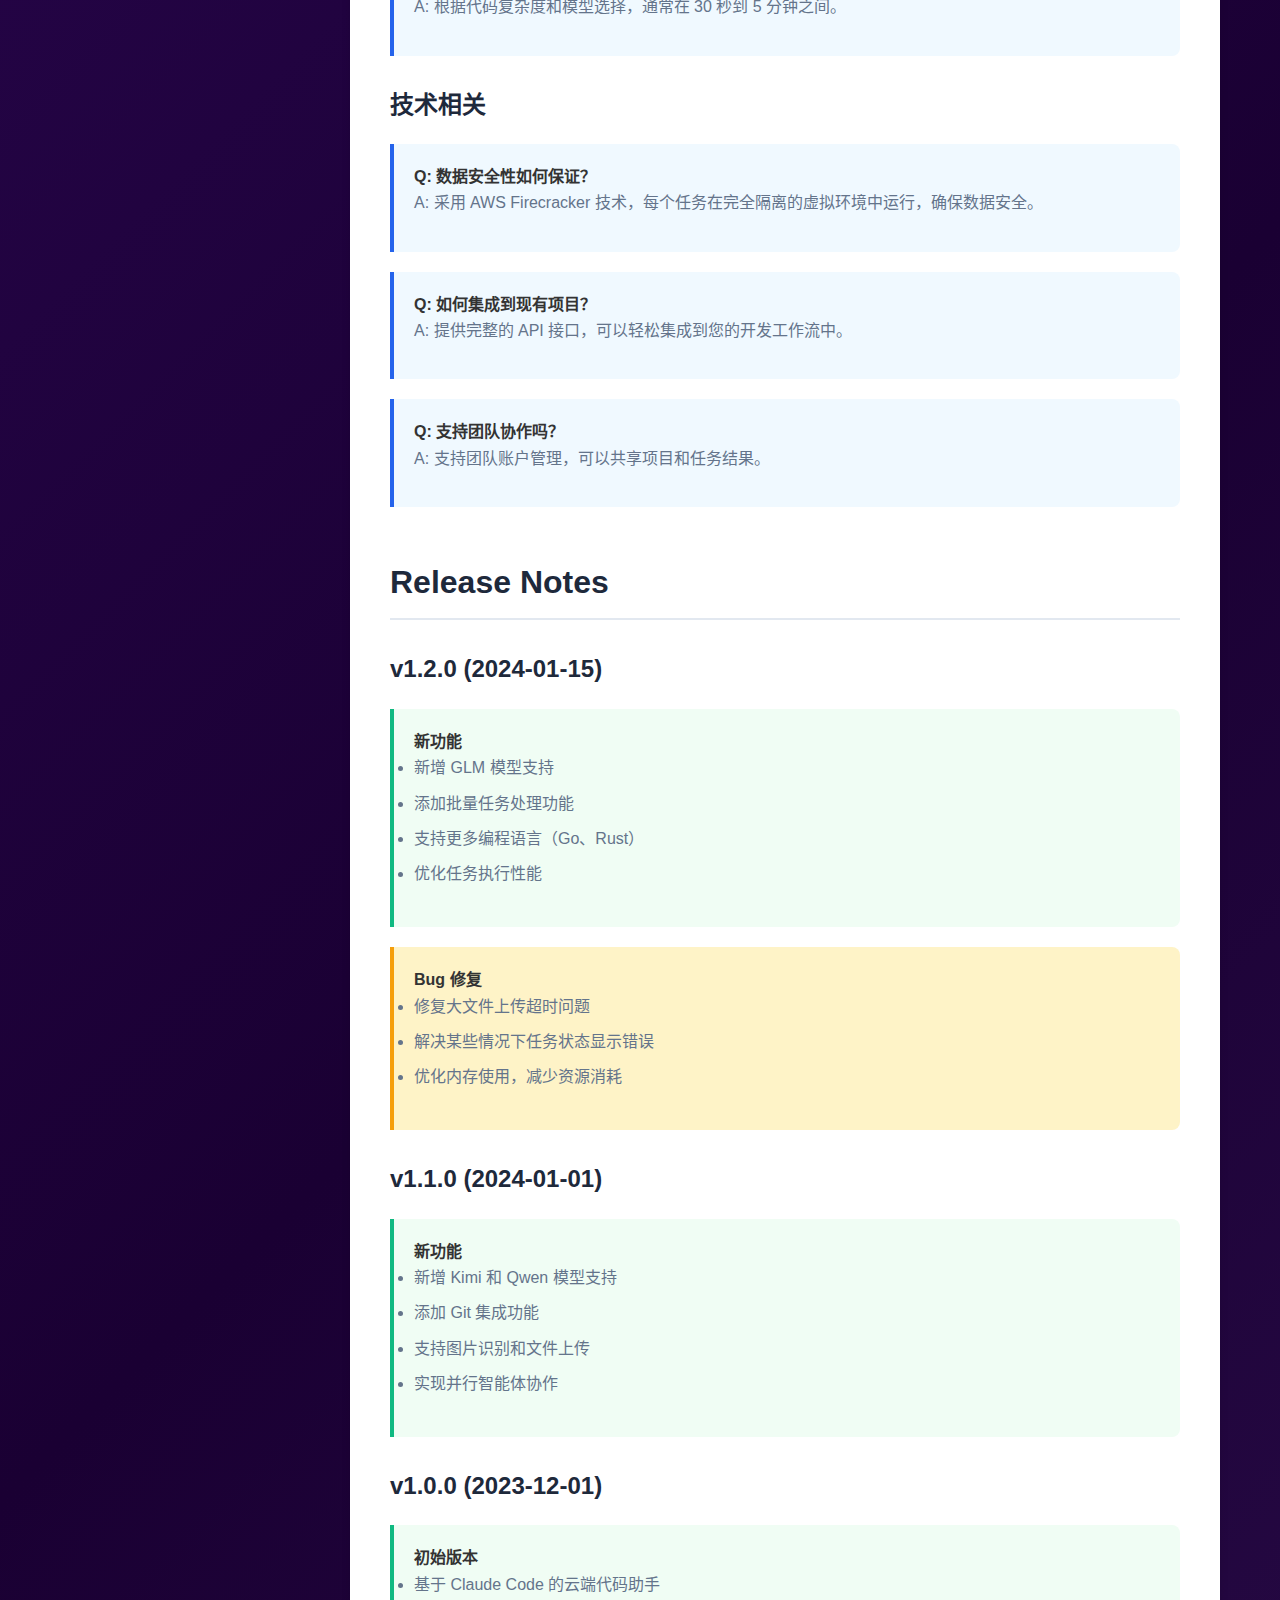
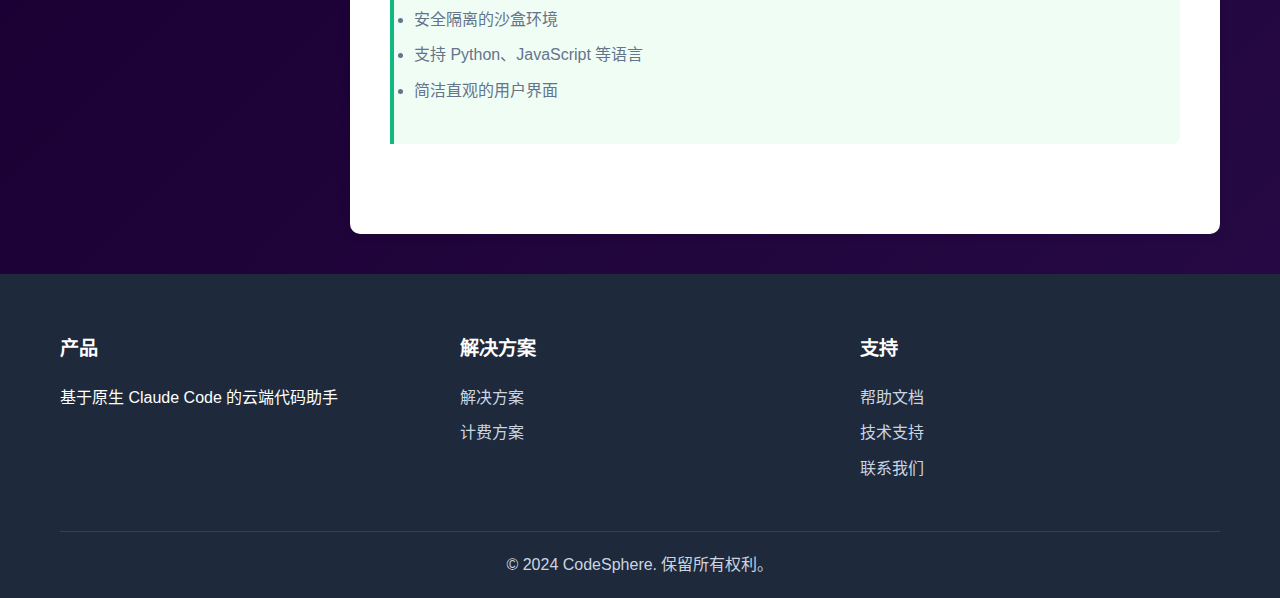
<file: docs.html>
<!DOCTYPE html>
<html lang="zh-CN">
<head>
    <meta charset="UTF-8">
    <meta name="viewport" content="width=device-width, initial-scale=1.0">
    <title>CodeSphere 文档 - 云端代码助手</title>
    <link rel="stylesheet" href="styles.css">
    <link href="https://cdnjs.cloudflare.com/ajax/libs/font-awesome/6.0.0/css/all.min.css" rel="stylesheet">
    <style>
        /* 文档页面特定样式 */
        /* 导航栏文档菜单项激活状态 */
        .nav-item.active {
            background: rgba(147, 51, 234, 0.2) !important;
            color: #ffffff !important;
            box-shadow: 0 2px 8px rgba(147, 51, 234, 0.3) !important;
        }
        
        /* 文档页面解决方案菜单项激活状态 */
        #nav-solutions.active {
            background: rgba(147, 51, 234, 0.3) !important;
            color: #ffffff !important;
            box-shadow: 0 2px 12px rgba(147, 51, 234, 0.4) !important;
        }
        
        .docs-container {
            max-width: 1200px;
            margin: 0 auto;
            padding: 100px 20px 40px;
            display: grid;
            grid-template-columns: 250px 1fr;
            gap: 40px;
        }
        
        .docs-sidebar {
            position: sticky;
            top: 100px;
            height: fit-content;
            background: white;
            border-radius: 10px;
            padding: 20px;
            box-shadow: 0 2px 10px rgba(0, 0, 0, 0.1);
        }
        
        .docs-nav {
            list-style: none;
        }
        
        .docs-nav li {
            margin-bottom: 10px;
        }
        
        .docs-nav a {
            display: block;
            padding: 10px 15px;
            color: #64748b;
            text-decoration: none;
            border-radius: 6px;
            transition: all 0.3s ease;
        }
        
        .docs-nav a:hover,
        .docs-nav a.active {
            background: #e0e7ff;
            color: #2563eb;
        }
        
        .docs-content {
            background: white;
            border-radius: 10px;
            padding: 40px;
            box-shadow: 0 2px 10px rgba(0, 0, 0, 0.1);
        }
        
        .docs-section {
            margin-bottom: 50px;
        }
        
        .docs-section h2 {
            font-size: 2rem;
            color: #1e293b;
            margin-bottom: 20px;
            padding-bottom: 10px;
            border-bottom: 2px solid #e2e8f0;
        }
        
        .docs-section h3 {
            font-size: 1.5rem;
            color: #1e293b;
            margin: 30px 0 15px;
        }
        
        .docs-section p {
            color: #64748b;
            line-height: 1.7;
            margin-bottom: 15px;
        }
        
        .docs-section ul {
            color: #64748b;
            line-height: 1.7;
            margin-bottom: 20px;
        }
        
        .docs-section li {
            margin-bottom: 8px;
        }
        
        .code-block {
            background: #1e293b;
            color: #e2e8f0;
            padding: 20px;
            border-radius: 8px;
            font-family: 'Monaco', 'Menlo', 'Ubuntu Mono', monospace;
            font-size: 0.9rem;
            line-height: 1.5;
            margin: 20px 0;
            overflow-x: auto;
        }
        
        .highlight-box {
            background: #f0f9ff;
            border-left: 4px solid #2563eb;
            padding: 20px;
            margin: 20px 0;
            border-radius: 0 8px 8px 0;
        }
        
        .warning-box {
            background: #fef3c7;
            border-left: 4px solid #f59e0b;
            padding: 20px;
            margin: 20px 0;
            border-radius: 0 8px 8px 0;
        }
        
        .success-box {
            background: #f0fdf4;
            border-left: 4px solid #10b981;
            padding: 20px;
            margin: 20px 0;
            border-radius: 0 8px 8px 0;
        }
        
        .step-list {
            counter-reset: step-counter;
            list-style: none;
        }
        
        .step-list li {
            counter-increment: step-counter;
            margin-bottom: 20px;
            padding-left: 50px;
            position: relative;
        }
        
        .step-list li::before {
            content: counter(step-counter);
            position: absolute;
            left: 0;
            top: 0;
            background: #2563eb;
            color: white;
            width: 30px;
            height: 30px;
            border-radius: 50%;
            display: flex;
            align-items: center;
            justify-content: center;
            font-weight: bold;
            font-size: 0.9rem;
        }
        
        .resource-grid {
            display: grid;
            grid-template-columns: repeat(auto-fit, minmax(300px, 1fr));
            gap: 20px;
            margin-top: 20px;
        }
        
        .resource-card {
            background: #f8fafc;
            padding: 20px;
            border-radius: 8px;
            border: 1px solid #e2e8f0;
        }
        
        .resource-card h4 {
            color: #1e293b;
            margin-bottom: 10px;
        }
        
        .resource-card p {
            color: #64748b;
            font-size: 0.9rem;
        }
        
        @media (max-width: 768px) {
            .docs-container {
                grid-template-columns: 1fr;
                padding: 80px 15px 20px;
            }
            
            .docs-sidebar {
                position: static;
                margin-bottom: 20px;
            }
            
            .docs-content {
                padding: 20px;
            }
        }
    </style>
</head>
<body>
    <!-- 导航栏 -->
    <nav class="navbar">
        <div class="nav-container">
            <div class="nav-left">
                <div class="nav-logo">
                    <span class="logo-icon">&lt;/&gt;</span>
                    <span class="logo-text">CodeSphere</span>
                </div>
                <a href="index.html#home" id="nav-home" class="nav-item">首页</a>
                <a href="docs.html" id="nav-solutions" class="nav-item active">解决方案</a>
                <a href="docs.html" id="nav-docs" class="nav-item">文档</a>
            </div>
            <div class="nav-right">
                <a href="#console" id="nav-console" class="nav-item">控制台</a>
                <a href="#login" class="login-btn" id="nav-login">登录/注册</a>
                <select id="langSwitcher" onchange="switchLanguage(this.value)" class="nav-item">
                    <option value="en">English</option>
                    <option value="zh">中文</option>
                </select>
            </div>
        </div>
    </nav>

    <!-- 文档内容 -->
    <div class="docs-container">
        <!-- 侧边栏导航 -->
        <div class="docs-sidebar">
            <h3>文档目录</h3>
            <ul class="docs-nav">
                <li><a href="#welcome" class="active">欢迎</a></li>
                <li><a href="#quick-start">快速开始</a></li>
                <li><a href="#projects">项目</a></li>
                <li><a href="#solutions">解决方案</a></li>
                <li><a href="#resources">资源</a></li>
                <li><a href="#examples">示例</a></li>
                <li><a href="#faq">常见问题</a></li>
                <li><a href="#release-notes">Release Notes</a></li>
            </ul>
        </div>

        <!-- 主要内容 -->
        <div class="docs-content">
            <!-- 欢迎部分 -->
            <section id="welcome" class="docs-section">
                <h2>欢迎使用 CodeSphere</h2>
                
                <div class="highlight-box">
                    <h3>什么是 CodeSphere？</h3>
                    <p>CodeSphere 是基于原生 Claude Code 的云端代码助手，以沙盒（Sandboxes）为核心，为每个任务提供隔离沙箱、并行智能体等完整功能。让您在云端运行 Claude Code，省去本地配置的麻烦。</p>
                </div>

                <h3>核心价值</h3>
                <ul>
                    <li><strong>安全隔离环境</strong>：基于 AWS Firecracker 技术，毫秒级启动独立内核、完全隔离的微型虚拟机</li>
                    <li><strong>Git 集成工作流</strong>：任务直接依赖代码仓库，支持分支管理、AI 代码生成、自动提交 PR</li>
                    <li><strong>并行智能体协作</strong>：同时启动多个 AI 智能体，分工合作处理复杂任务</li>
                    <li><strong>云端代码执行</strong>：无需本地配置环境，支持多种编程语言和框架</li>
                    <li><strong>多模型集成支持</strong>：支持 Kimi、Qwen、GLM 等多种大语言模型</li>
                    <li><strong>友好用户界面</strong>：简洁直观的界面，支持文件上传、图片识别等功能</li>
                </ul>

                <h3>目标用户</h3>
                <p>CodeSphere 适用于以下用户群体：</p>
                <ul>
                    <li>研发工程师：需要快速代码生成和重构</li>
                    <li>产品经理：需要原型开发和功能验证</li>
                    <li>学生：学习编程和代码分析</li>
                    <li>团队：协作开发和代码审查</li>
                </ul>
            </section>

            <!-- 快速开始 -->
            <section id="quick-start" class="docs-section">
                <h2>快速开始</h2>
                
                <h3>注册账户</h3>
                <ol class="step-list">
                    <li>访问 CodeSphere 官网，点击"登录/注册"按钮</li>
                    <li>选择注册方式：邮箱注册或 Google 账户登录</li>
                    <li>填写基本信息并验证邮箱</li>
                    <li>完成注册，开始使用免费额度</li>
                </ol>

                <h3>创建第一个任务</h3>
                <ol class="step-list">
                    <li>登录后进入 Dashboard 页面</li>
                    <li>选择适合的 AI 模型（Claude、Kimi、Qwen、GLM）</li>
                    <li>在输入框中描述您的需求或上传代码文件</li>
                    <li>点击"执行任务"开始处理</li>
                    <li>查看 AI 生成过程和结果</li>
                    <li>保存结果到本地或继续优化</li>
                </ol>

                <div class="warning-box">
                    <h4>注意事项</h4>
                    <ul>
                        <li>首次使用建议选择免费模型进行测试</li>
                        <li>上传的代码文件大小限制为 10MB</li>
                        <li>任务执行时间取决于代码复杂度和模型选择</li>
                        <li>建议在任务开始前备份重要代码</li>
                    </ul>
                </div>
            </section>

            <!-- 项目 -->
            <section id="projects" class="docs-section">
                <h2>项目管理</h2>
                
                <h3>创建项目</h3>
                <p>在 CodeSphere 中，每个任务都与项目关联，便于管理和追踪。</p>
                
                <div class="code-block">
# 项目结构示例
project/
├── README.md          # 项目说明
├── requirements.txt   # 依赖文件
├── src/              # 源代码
│   ├── main.py
│   └── utils.py
├── tests/            # 测试文件
└── docs/             # 文档
</div>

                <h3>Git 集成</h3>
                <ul>
                    <li><strong>仓库连接</strong>：支持 GitHub、GitLab、Bitbucket 等平台</li>
                    <li><strong>分支管理</strong>：自动创建功能分支进行开发</li>
                    <li><strong>代码生成</strong>：AI 生成代码后自动提交到指定分支</li>
                    <li><strong>PR 提交</strong>：自动创建 Pull Request 进行代码审查</li>
                </ul>

                <h3>任务管理</h3>
                <ul>
                    <li><strong>任务状态</strong>：待处理、运行中、已完成、失败</li>
                    <li><strong>任务历史</strong>：查看所有历史任务和结果</li>
                    <li><strong>任务分享</strong>：分享任务结果给团队成员</li>
                    <li><strong>批量操作</strong>：支持批量删除和导出任务</li>
                </ul>
            </section>

            <!-- 解决方案 -->
            <section id="solutions" class="docs-section">
                <h2>解决方案</h2>
                
                <div class="highlight-box">
                    <h3>CodeSphere 解决方案概览</h3>
                    <p>CodeSphere 为不同用户群体提供量身定制的解决方案，满足各种开发需求。</p>
                </div>

                <h3>企业级解决方案</h3>
                <ul>
                    <li><strong>代码质量保障</strong>：自动代码审查、性能分析、安全漏洞检测</li>
                    <li><strong>团队协作优化</strong>：Git 集成、代码版本管理、团队知识库</li>
                    <li><strong>开发效率提升</strong>：快速原型开发、自动化测试、持续集成</li>
                    <li><strong>成本控制</strong>：按需付费、资源优化、开发周期缩短</li>
                </ul>

                <h3>非开发者解决方案</h3>
                <ul>
                    <li><strong>产品经理助手</strong>：需求分析、原型设计、功能规划、用户故事编写</li>
                    <li><strong>业务分析师工具</strong>：数据处理、报表生成、业务逻辑分析、流程优化</li>
                    <li><strong>内容创作者平台</strong>：技术文档编写、API 文档生成、用户手册制作</li>
                    <li><strong>项目经理支持</strong>：项目计划制定、进度跟踪、风险评估、资源分配</li>
                    <li><strong>测试人员工具</strong>：测试用例生成、自动化测试脚本、缺陷报告分析</li>
                    <li><strong>运营人员助手</strong>：数据分析、用户行为分析、A/B 测试设计、效果评估</li>
                    <li><strong>市场人员支持</strong>：竞品分析、技术白皮书编写、产品介绍制作</li>
                    <li><strong>客服人员工具</strong>：技术问题解答、故障诊断、解决方案提供</li>
                </ul>

                <h3>开发者解决方案</h3>
                <ul>
                    <li><strong>个人开发助手</strong>：代码生成、Bug 修复、最佳实践指导</li>
                    <li><strong>学习成长平台</strong>：编程教学、代码解释、技能提升</li>
                    <li><strong>项目加速器</strong>：快速搭建项目框架、技术选型建议</li>
                    <li><strong>代码重构工具</strong>：代码优化、架构改进、可维护性提升</li>
                </ul>

                <h3>行业应用方案</h3>
                <ul>
                    <li><strong>Web 开发</strong>：前端框架、后端 API、全栈解决方案</li>
                    <li><strong>移动应用</strong>：iOS/Android 开发、跨平台应用</li>
                    <li><strong>数据分析</strong>：数据处理、可视化、机器学习应用</li>
                    <li><strong>DevOps</strong>：自动化部署、监控、运维优化</li>
                </ul>

                <div class="warning-box">
                    <h4>选择建议</h4>
                    <p>根据您的具体需求和团队规模，选择合适的解决方案。我们的技术团队可以提供专业的咨询服务。</p>
                </div>
            </section>

            <!-- 资源 -->
            <section id="resources" class="docs-section">
                <h2>资源中心</h2>
                
                <div class="resource-grid">
                    <div class="resource-card">
                        <h4><i class="fas fa-book"></i> 示例代码</h4>
                        <p>查看各种编程语言的示例代码和最佳实践，快速上手不同技术栈。</p>
                    </div>
                    
                    <div class="resource-card">
                        <h4><i class="fas fa-question-circle"></i> 常见问题</h4>
                        <p>解答用户在使用过程中遇到的常见问题，提供详细的解决方案。</p>
                    </div>
                    
                    <div class="resource-card">
                        <h4><i class="fas fa-download"></i> Release Notes</h4>
                        <p>了解最新版本的功能更新、Bug 修复和性能优化信息。</p>
                    </div>
                    
                    <div class="resource-card">
                        <h4><i class="fas fa-video"></i> 视频教程</h4>
                        <p>观看详细的视频教程，从基础到高级功能的使用方法。</p>
                    </div>
                    
                    <div class="resource-card">
                        <h4><i class="fas fa-users"></i> 社区支持</h4>
                        <p>加入开发者社区，与其他用户交流经验和分享心得。</p>
                    </div>
                    
                    <div class="resource-card">
                        <h4><i class="fas fa-tools"></i> API 文档</h4>
                        <p>查看完整的 API 文档，了解如何集成 CodeSphere 到您的项目中。</p>
                    </div>
                </div>
            </section>

            <!-- 示例 -->
            <section id="examples" class="docs-section">
                <h2>示例代码</h2>
                
                <h3>Python 代码分析示例</h3>
                <div class="code-block">
# 代码分析任务示例
def analyze_performance():
    """
    分析代码性能并提供优化建议
    """
    # 上传您的 Python 代码文件
    # AI 将分析代码并提供优化建议
    
    # 示例输入
    code = '''
    def fibonacci(n):
        if n <= 1:
            return n
        return fibonacci(n-1) + fibonacci(n-2)
    '''
    
    # AI 分析结果
    suggestions = [
        "使用动态规划优化递归",
        "添加缓存机制",
        "考虑使用迭代方法"
    ]
    
    return suggestions
</div>

                <h3>JavaScript 重构示例</h3>
                <div class="code-block">
// 代码重构任务示例
// 原始代码
function processData(data) {
    let result = [];
    for (let i = 0; i < data.length; i++) {
        if (data[i].active) {
            result.push(data[i].name);
        }
    }
    return result;
}

// AI 重构后的代码
const processData = (data) => 
    data
        .filter(item => item.active)
        .map(item => item.name);
</div>

                <h3>API 集成示例</h3>
                <div class="code-block">
# API 调用示例
import requests

def call_codesphere_api(prompt, model="claude"):
    """
    调用 CodeSphere API
    """
    url = "https://api.codesphere.com/v1/generate"
    headers = {
        "Authorization": "Bearer YOUR_API_KEY",
        "Content-Type": "application/json"
    }
    
    data = {
        "prompt": prompt,
        "model": model,
        "max_tokens": 1000
    }
    
    response = requests.post(url, headers=headers, json=data)
    return response.json()
</div>
            </section>

            <!-- 常见问题 -->
            <section id="faq" class="docs-section">
                <h2>常见问题</h2>
                
                <h3>账户相关</h3>
                <div class="highlight-box">
                    <h4>Q: 如何注册 CodeSphere 账户？</h4>
                    <p>A: 访问官网，点击"登录/注册"按钮，选择邮箱注册或使用 Google 账户登录即可。</p>
                </div>
                
                <div class="highlight-box">
                    <h4>Q: 免费额度有多少？</h4>
                    <p>A: 新用户可获得 1000 次免费 API 调用，足够进行基础功能测试。</p>
                </div>
                
                <div class="highlight-box">
                    <h4>Q: 如何升级到付费版本？</h4>
                    <p>A: 在账户设置中选择"升级计划"，选择适合的付费方案即可。</p>
                </div>

                <h3>功能相关</h3>
                <div class="highlight-box">
                    <h4>Q: 支持哪些编程语言？</h4>
                    <p>A: 支持 Python、JavaScript、Java、C++、Go 等多种主流编程语言。</p>
                </div>
                
                <div class="highlight-box">
                    <h4>Q: 上传文件大小有限制吗？</h4>
                    <p>A: 单个文件大小限制为 10MB，支持 .py、.js、.java、.cpp 等格式。</p>
                </div>
                
                <div class="highlight-box">
                    <h4>Q: 任务执行时间有多长？</h4>
                    <p>A: 根据代码复杂度和模型选择，通常在 30 秒到 5 分钟之间。</p>
                </div>

                <h3>技术相关</h3>
                <div class="highlight-box">
                    <h4>Q: 数据安全性如何保证？</h4>
                    <p>A: 采用 AWS Firecracker 技术，每个任务在完全隔离的虚拟环境中运行，确保数据安全。</p>
                </div>
                
                <div class="highlight-box">
                    <h4>Q: 如何集成到现有项目？</h4>
                    <p>A: 提供完整的 API 接口，可以轻松集成到您的开发工作流中。</p>
                </div>
                
                <div class="highlight-box">
                    <h4>Q: 支持团队协作吗？</h4>
                    <p>A: 支持团队账户管理，可以共享项目和任务结果。</p>
                </div>
            </section>

            <!-- Release Notes -->
            <section id="release-notes" class="docs-section">
                <h2>Release Notes</h2>
                
                <h3>v1.2.0 (2024-01-15)</h3>
                <div class="success-box">
                    <h4>新功能</h4>
                    <ul>
                        <li>新增 GLM 模型支持</li>
                        <li>添加批量任务处理功能</li>
                        <li>支持更多编程语言（Go、Rust）</li>
                        <li>优化任务执行性能</li>
                    </ul>
                </div>
                
                <div class="warning-box">
                    <h4>Bug 修复</h4>
                    <ul>
                        <li>修复大文件上传超时问题</li>
                        <li>解决某些情况下任务状态显示错误</li>
                        <li>优化内存使用，减少资源消耗</li>
                    </ul>
                </div>

                <h3>v1.1.0 (2024-01-01)</h3>
                <div class="success-box">
                    <h4>新功能</h4>
                    <ul>
                        <li>新增 Kimi 和 Qwen 模型支持</li>
                        <li>添加 Git 集成功能</li>
                        <li>支持图片识别和文件上传</li>
                        <li>实现并行智能体协作</li>
                    </ul>
                </div>

                <h3>v1.0.0 (2023-12-01)</h3>
                <div class="success-box">
                    <h4>初始版本</h4>
                    <ul>
                        <li>基于 Claude Code 的云端代码助手</li>
                        <li>安全隔离的沙盒环境</li>
                        <li>支持 Python、JavaScript 等语言</li>
                        <li>简洁直观的用户界面</li>
                    </ul>
                </div>
            </section>
        </div>
    </div>

    <!-- 页脚 -->
    <footer class="footer">
        <div class="container">
            <div class="footer-content">
                <div class="footer-section">
                    <h4>产品</h4>
                    <p>基于原生 Claude Code 的云端代码助手</p>
                </div>
                <div class="footer-section">
                    <h4>解决方案</h4>
                    <ul>
                        <li><a href="index.html#use-cases">解决方案</a></li>
                        <li><a href="index.html#pricing">计费方案</a></li>
                    </ul>
                </div>
                <div class="footer-section">
                    <h4>支持</h4>
                    <ul>
                        <li><a href="#faq">帮助文档</a></li>
                        <li><a href="#console">技术支持</a></li>
                        <li><a href="#contact">联系我们</a></li>
                    </ul>
                </div>
            </div>
            <div class="footer-bottom">
                <p>&copy; 2024 CodeSphere. 保留所有权利。</p>
            </div>
        </div>
    </footer>

    <script src="script.js"></script>
    <script>
        // 文档页面特定脚本
        document.addEventListener('DOMContentLoaded', function() {
            // 平滑滚动到锚点
            document.querySelectorAll('.docs-nav a').forEach(link => {
                link.addEventListener('click', function(e) {
                    e.preventDefault();
                    const targetId = this.getAttribute('href').substring(1);
                    const targetElement = document.getElementById(targetId);
                    
                    if (targetElement) {
                        targetElement.scrollIntoView({
                            behavior: 'smooth',
                            block: 'start'
                        });
                    }
                    
                    // 更新活动状态
                    document.querySelectorAll('.docs-nav a').forEach(a => a.classList.remove('active'));
                    this.classList.add('active');
                });
            });
            
            // 滚动时更新侧边栏活动状态
            window.addEventListener('scroll', function() {
                const sections = document.querySelectorAll('.docs-section');
                const navLinks = document.querySelectorAll('.docs-nav a');
                
                let current = '';
                sections.forEach(section => {
                    const sectionTop = section.offsetTop;
                    const sectionHeight = section.clientHeight;
                    if (window.pageYOffset >= sectionTop - 200) {
                        current = section.getAttribute('id');
                    }
                });
                
                navLinks.forEach(link => {
                    link.classList.remove('active');
                    if (link.getAttribute('href') === '#' + current) {
                        link.classList.add('active');
                    }
                });
            });
        });
    </script>
</body>
</html>
</file>
<file: styles.css>
/* 全局样式 */
* {
    margin: 0;
    padding: 0;
    box-sizing: border-box;
}

body {
    font-family: 'Segoe UI', Tahoma, Geneva, Verdana, sans-serif;
    line-height: 1.6;
    color: #333;
    background: linear-gradient(-45deg, #2d1b69, #11998e, #38003c, #512b81, #1a0033, #4a148c);
    background-size: 400% 400%;
    animation: gradientShift 15s ease infinite;
    min-height: 100vh;
    position: relative;
    overflow-x: hidden;
}

@keyframes gradientShift {
    0% {
        background-position: 0% 50%;
    }
    50% {
        background-position: 100% 50%;
    }
    100% {
        background-position: 0% 50%;
    }
}

/* 添加粒子效果容器 */
.particles-container {
    position: fixed;
    top: 0;
    left: 0;
    width: 100%;
    height: 100%;
    pointer-events: none;
    z-index: 1;
}

.particle {
    position: absolute;
    background: rgba(186, 85, 211, 0.8);
    border-radius: 50%;
    animation: float 6s ease-in-out infinite;
    box-shadow: 0 0 10px rgba(186, 85, 211, 0.6);
}

@keyframes float {
    0%, 100% {
        transform: translateY(0px) rotate(0deg);
        opacity: 1;
    }
    50% {
        transform: translateY(-20px) rotate(180deg);
        opacity: 0.5;
    }
}

/* 鼠标跟随光效 */
.cursor-glow {
    position: fixed;
    width: 200px;
    height: 200px;
    border-radius: 50%;
    background: radial-gradient(circle, rgba(147, 51, 234, 0.3) 0%, rgba(126, 34, 206, 0.1) 50%, transparent 70%);
    pointer-events: none;
    z-index: 2;
    transform: translate(-50%, -50%);
    transition: opacity 0.3s ease;
}

.container {
    max-width: 1200px;
    margin: 0 auto;
    padding: 0 20px;
}

/* 导航栏 */
.navbar {
    background: rgba(45, 27, 105, 0.9);
    backdrop-filter: blur(15px);
    position: fixed;
    top: 0;
    width: 100%;
    z-index: 1000;
    box-shadow: 0 2px 20px rgba(147, 51, 234, 0.3);
    border-bottom: 1px solid rgba(147, 51, 234, 0.3);
}

/* 导航栏布局 - 左右分布 */
.nav-container {
    max-width: 1400px;
    margin: 0 auto;
    padding: 0 20px;
    display: flex;
    justify-content: space-between;
    align-items: center;
    height: 70px;
}

/* 左侧菜单项 */
.nav-left {
    display: flex;
    align-items: center;
    gap: 30px;
}

/* 右侧菜单项 */
.nav-right {
    display: flex;
    align-items: center;
    gap: 20px;
}

.nav-item {
    text-decoration: none;
    color: #e0e7ff;
    font-weight: 600;
    font-size: 0.9rem;
    padding: 10px 16px;
    border-radius: 20px;
    transition: all 0.3s ease;
    background: transparent;
    position: relative;
    z-index: 1;
    flex-shrink: 0;
    white-space: nowrap;
    text-align: center;
    display: flex;
    align-items: center;
    justify-content: center;
    letter-spacing: 0.3px;
    cursor: pointer;
}

.nav-menu li {
    display: flex;
    align-items: center;
    margin: 0;
    position: relative;
    flex-shrink: 0;
}



.nav-menu a {
    text-decoration: none;
    color: #e0e7ff;
    font-weight: 600;
    font-size: 0.85rem;
    padding: 6px 10px;
    border-radius: 18px;
    transition: background 0.2s, color 0.2s, box-shadow 0.2s;
    background: transparent;
    position: relative;
    z-index: 1;
    flex-shrink: 0;
    white-space: nowrap;
}

.nav-item:hover, .nav-item:focus {
    background: rgba(147, 51, 234, 0.2);
    color: #ffffff;
    box-shadow: 0 2px 8px rgba(147, 51, 234, 0.3);
    text-decoration: none;
}

.nav-item.active {
    background: rgba(147, 51, 234, 0.3);
    color: #ffffff;
    box-shadow: 0 2px 12px rgba(147, 51, 234, 0.4);
    text-decoration: none;
}

/* 登录/注册按钮字体稍小 */
.login-btn {
    background: linear-gradient(90deg, #3b82f6 0%, #2563eb 80%, #7c3aed 100%);
    color: #444 !important;
    padding: 8px 12px;
    border-radius: 18px;
    font-weight: 500;
    font-size: 0.8rem;
    box-shadow: 0 6px 20px rgba(59,130,246,0.18), 0 2px 8px rgba(124,58,237,0.10);
    border: 1px solid rgba(37,99,235,0.25);
    letter-spacing: 0.2px;
    transition: background 0.18s, box-shadow 0.18s, transform 0.15s, border-color 0.18s, color 0.18s;
    outline: none;
    position: relative;
    z-index: 1;
    cursor: pointer;
    flex-shrink: 0;
    white-space: nowrap;
    text-align: center;
    display: flex;
    align-items: center;
    justify-content: center;
}
.login-btn:hover, .login-btn:focus {
    background: linear-gradient(90deg, #2563eb 0%, #3b82f6 100%);
    color: #fff !important;
    box-shadow: 0 12px 32px rgba(59,130,246,0.22), 0 4px 16px rgba(124,58,237,0.13);
    border-color: rgba(59,130,246,0.13);
    transform: translateY(-2px) scale(1.06);
}

/* 登录后用户头像按钮样式微调 */
.login-btn i.fas.fa-user {
    margin-right: 8px;
    font-size: 1.1em;
    vertical-align: middle;
}

/* 文档/支持菜单优化（如有下拉菜单可继续美化） */
.nav-menu .dropdown {
    position: relative;
}

.nav-menu .dropdown-content {
    display: none;
    position: absolute;
    top: 110%;
    left: 0;
    background: #fff;
    min-width: 160px;
    box-shadow: 0 8px 24px rgba(37,99,235,0.10);
    border-radius: 10px;
    z-index: 10;
    padding: 8px 0;
}

.nav-menu .dropdown:hover .dropdown-content,
.nav-menu .dropdown:focus-within .dropdown-content {
    display: block;
}

.nav-menu .dropdown-content a {
    color: #2563eb;
    padding: 10px 24px;
    display: block;
    border-radius: 8px;
    font-size: 1rem;
    background: none;
    transition: background 0.2s, color 0.2s;
}

.nav-menu .dropdown-content a:hover {
    background: #e0e7ff;
    color: #1d4ed8;
}

/* 主页横幅 */
.hero {
    padding: 120px 0 80px;
    background: rgba(45, 27, 105, 0.2);
    backdrop-filter: blur(20px);
    color: white;
    min-height: 100vh;
    display: flex;
    align-items: center;
    border-bottom: 1px solid rgba(147, 51, 234, 0.3);
    text-shadow: 0 2px 4px rgba(0, 0, 0, 0.5);
}

.hero-container {
    max-width: 800px;
    margin: 0 auto;
    padding: 0 20px;
    display: flex;
    justify-content: center;
    align-items: center;
    text-align: center;
}

.hero-badge {
    display: inline-flex;
    align-items: center;
    gap: 8px;
    background: rgba(255, 255, 255, 0.2);
    padding: 8px 16px;
    border-radius: 20px;
    font-size: 0.9rem;
    font-weight: 500;
    margin-bottom: 30px;
    backdrop-filter: blur(10px);
    border: 1px solid rgba(255, 255, 255, 0.3);
}

.hero-badge i {
    font-size: 1rem;
    color: #fbbf24;
}

.hero-content h1 {
    font-size: 2.8rem;
    font-weight: bold;
    margin-bottom: 25px;
    line-height: 1.2;
    white-space: nowrap;
}

.hero-content p, 
#hero-desc p {
    font-size: 1.3rem;
    margin-bottom: 40px;
    opacity: 0.9;
    line-height: 1.6;
    max-width: 600px;
    margin-left: auto;
    margin-right: auto;
}

#hero-desc {
    margin-bottom: 40px;
}

#hero-desc p {
    margin-bottom: 10px;
}

.hero-desc-line2 {
    font-weight: 500;
    margin-bottom: 0;
}

.hero-stats {
    display: flex;
    gap: 30px;
    margin-bottom: 40px;
}

.stat-item {
    text-align: center;
}

.stat-number {
    display: block;
    font-size: 1.8rem;
    font-weight: bold;
    color: #fbbf24;
    margin-bottom: 5px;
}

.stat-label {
    font-size: 0.9rem;
    opacity: 0.8;
}

.hero-buttons {
    display: flex;
    gap: 15px;
    flex-wrap: nowrap;
    justify-content: center;
    align-items: center;
    flex-direction: row;
}

.btn-primary, .btn-secondary {
    padding: 12px 20px;
    border: none;
    border-radius: 25px;
    font-size: 0.9rem;
    font-weight: 600;
    cursor: pointer;
    transition: all 0.3s ease;
    text-decoration: none;
    display: inline-flex;
    align-items: center;
    gap: 8px;
    min-width: 120px;
    justify-content: center;
    flex-shrink: 0;
}

.btn-primary {
    background: #1868e9;
    color: white;
    border: none;
    padding: 12px 24px;
    border-radius: 8px;
    font-weight: 600;
    font-size: 0.9rem;
    cursor: pointer;
    transition: all 0.3s ease;
    width: 20%;
    margin-top: auto;
    display: block;
    text-align: center;
}

.btn-primary:hover {
    background: #334155;
    transform: translateY(-2px);
    box-shadow: 0 8px 20px rgba(30, 41, 59, 0.3);
}

.btn-secondary {
    background: rgba(255, 255, 255, 0.2);
    color: white;
    border: 2px solid rgba(255, 255, 255, 0.3);
}

.btn-secondary:hover {
    background: rgba(255, 255, 255, 0.3);
    transform: translateY(-2px);
    box-shadow: 0 10px 25px rgba(255, 255, 255, 0.2);
}

/* 代码预览 */
.code-preview {
    background: #1e293b;
    border-radius: 15px;
    overflow: hidden;
    box-shadow: 0 20px 40px rgba(0, 0, 0, 0.3);
}

.code-header {
    background: #334155;
    padding: 15px 20px;
    display: flex;
    align-items: center;
    gap: 10px;
}

.dot {
    width: 12px;
    height: 12px;
    border-radius: 50%;
}

.dot.red { background: #ef4444; }
.dot.yellow { background: #f59e0b; }
.dot.green { background: #10b981; }

.filename {
    color: #cbd5e1;
    font-size: 0.9rem;
    margin-left: 10px;
}

.code-content {
    padding: 20px;
}

.code-content pre {
    color: #e2e8f0;
    font-family: 'Monaco', 'Menlo', 'Ubuntu Mono', monospace;
    font-size: 0.9rem;
    line-height: 1.5;
}

/* 产品优势 */
.features {
    padding: 80px 0;
    background: rgba(45, 27, 105, 0.15);
    backdrop-filter: blur(15px);
    border-bottom: 1px solid rgba(147, 51, 234, 0.3);
}

.section-header {
    text-align: center;
    margin-bottom: 60px;
}

.section-header h2 {
    font-size: 2.5rem;
    margin-bottom: 20px;
    color: #ffffff;
}

.section-subtitle {
    font-size: 1.1rem;
    color: #64748b;
    max-width: 600px;
    margin: 0 auto;
    line-height: 1.6;
}

.features-grid {
    display: grid;
    grid-template-columns: repeat(3, 1fr);
    gap: 30px;
    max-width: 1200px;
    margin: 0 auto;
}

.feature-card {
    background: white;
    padding: 40px 30px;
    border-radius: 15px;
    box-shadow: 0 10px 30px rgba(0, 0, 0, 0.1);
    text-align: left;
    transition: transform 0.3s ease, box-shadow 0.3s ease;
    border: 1px solid #f1f5f9;
}

.feature-card:hover {
    transform: translateY(-5px);
    box-shadow: 0 20px 40px rgba(0, 0, 0, 0.15);
}

.feature-icon {
    width: 80px;
    height: 80px;
    background: linear-gradient(135deg, #667eea 0%, #764ba2 100%);
    border-radius: 50%;
    display: flex;
    align-items: center;
    justify-content: center;
    margin: 0 auto 20px;
}

.feature-icon i {
    font-size: 2rem;
    color: white;
}

.feature-card h3 {
    font-size: 1.5rem;
    margin-bottom: 15px;
    color: #1e293b;
    text-align: center;
}

.feature-card p {
    color: #64748b;
    line-height: 1.6;
    margin-bottom: 20px;
}

.feature-use-case {
    background: #f8fafc;
    padding: 15px;
    border-radius: 8px;
    border-left: 4px solid #2563eb;
}

.use-case-label {
    font-weight: 600;
    color: #1e293b;
    font-size: 0.9rem;
}

.use-case-text {
    color: #64748b;
    font-size: 0.9rem;
    margin-left: 5px;
}

/* 使用场景 */
.use-cases {
    padding: 80px 0;
    background: rgba(56, 0, 60, 0.2);
    backdrop-filter: blur(15px);
    border-bottom: 1px solid rgba(147, 51, 234, 0.3);
    position: relative;
}

/* 确保导航栏在使用场景部分保持最佳显示 */
.use-cases .navbar {
    background: rgba(45, 27, 105, 0.95);
    backdrop-filter: blur(20px);
}

/* 轮播容器样式 */
.use-cases-carousel {
    position: relative;
    max-width: 1200px;
    margin: 0 auto;
    overflow: hidden;
    padding: 0 20px;
}

.carousel-container {
    position: relative;
    overflow: hidden;
    border-radius: 15px;
    margin: 0 auto;
}

.carousel-track {
    display: flex;
    transition: transform 0.5s ease-in-out;
    gap: 0;
    align-items: stretch;
}

.carousel-track .use-case-card {
    width: calc(33.333% - 20px);
    min-width: calc(33.333% - 20px);
    flex-shrink: 0;
    margin: 0 10px;
    display: flex;
    flex-direction: column;
    height: auto;
}

.use-case-card {
    background: white;
    padding: 35px 25px;
    border-radius: 15px;
    box-shadow: 0 10px 30px rgba(0, 0, 0, 0.1);
    transition: transform 0.3s ease, box-shadow 0.3s ease;
    border: 1px solid #f1f5f9;
    text-align: left;
    height: 100%;
    display: flex;
    flex-direction: column;
    justify-content: space-between;
}

/* 轮播控制按钮 */
.carousel-controls {
    display: flex;
    justify-content: center;
    align-items: center;
    margin-top: 35px;
    gap: 15px;
}

.carousel-btn {
    background: linear-gradient(135deg, #667eea 0%, #764ba2 100%);
    border: none;
    border-radius: 50%;
    width: 45px;
    height: 45px;
    display: flex;
    align-items: center;
    justify-content: center;
    color: white;
    font-size: 1.1rem;
    cursor: pointer;
    transition: all 0.3s ease;
    box-shadow: 0 4px 15px rgba(102, 126, 234, 0.3);
}

.carousel-btn:hover {
    transform: translateY(-2px);
    box-shadow: 0 6px 20px rgba(102, 126, 234, 0.4);
}

.carousel-btn:disabled {
    opacity: 0.5;
    cursor: not-allowed;
    transform: none;
}

/* 轮播指示点 */
.carousel-dots {
    display: flex;
    gap: 8px;
    margin: 0 15px;
}

.carousel-dot {
    width: 10px;
    height: 10px;
    border-radius: 50%;
    background: #cbd5e1;
    cursor: pointer;
    transition: all 0.3s ease;
}

.carousel-dot.active {
    background: linear-gradient(135deg, #667eea 0%, #764ba2 100%);
    transform: scale(1.3);
}

.use-case-card:hover {
    transform: translateY(-5px);
    box-shadow: 0 20px 40px rgba(0, 0, 0, 0.15);
}

.use-case-icon {
    width: 65px;
    height: 65px;
    background: linear-gradient(135deg, #10b981 0%, #059669 100%);
    border-radius: 50%;
    display: flex;
    align-items: center;
    justify-content: center;
    margin: 0 auto 18px;
    flex-shrink: 0;
}

.use-case-icon i {
    font-size: 1.6rem;
    color: white;
}

.use-case-card h3 {
    font-size: 1.3rem;
    margin-bottom: 12px;
    color: #1e293b;
    text-align: center;
    line-height: 1.3;
    flex-shrink: 0;
}

.use-case-card p {
    color: #64748b;
    line-height: 1.5;
    margin-bottom: 20px;
    font-size: 0.95rem;
    flex-grow: 1;
}

.use-case-benefits {
    display: flex;
    flex-direction: column;
    gap: 8px;
    margin-top: auto;
    flex-shrink: 0;
}

.benefit-item {
    display: flex;
    align-items: center;
    gap: 8px;
    font-size: 0.85rem;
    color: #64748b;
    line-height: 1.4;
}

.benefit-item i {
    color: #10b981;
    font-size: 0.75rem;
    flex-shrink: 0;
}

/* 产品演示 */
.demo {
    padding: 80px 0;
    background: #f8fafc;
}

.demo h2 {
    text-align: center;
    font-size: 2.5rem;
    margin-bottom: 60px;
    color: #1e293b;
}

.demo-container {
    display: grid;
    grid-template-columns: 280px 1fr;
    gap: 0;
    background: white;
    border-radius: 15px;
    box-shadow: 0 10px 30px rgba(0, 0, 0, 0.1);
    overflow: hidden;
    max-width: 1000px;
    margin: 0 auto;
}

/* 左侧项目列表 */
.demo-sidebar {
    background: white;
    border-right: 1px solid #e2e8f0;
    padding: 0;
}

.project-header {
    padding: 20px;
    border-bottom: 1px solid #e2e8f0;
}

.create-project-btn {
    width: 100%;
    padding: 12px 16px;
    background: #2563eb;
    color: white;
    border: none;
    border-radius: 8px;
    font-size: 0.9rem;
    font-weight: 500;
    cursor: pointer;
    transition: all 0.3s ease;
    display: flex;
    align-items: center;
    justify-content: center;
    gap: 8px;
}

.create-project-btn:hover {
    background: #1d4ed8;
    transform: translateY(-1px);
}

.project-list {
    padding: 0;
}

.project-item {
    display: flex;
    align-items: center;
    padding: 16px 20px;
    border-bottom: 1px solid #f1f5f9;
    cursor: pointer;
    transition: background-color 0.2s ease;
}

.project-item:hover {
    background: #f8fafc;
}

.project-item.active {
    background: #eff6ff;
    border-left: 3px solid #2563eb;
}

.project-item.active .project-icon {
    background: #2563eb;
}

.project-item.active .project-icon i {
    color: white;
}

.project-item.active .project-title {
    color: #2563eb;
    font-weight: 600;
}

.project-item:last-child {
    border-bottom: none;
}

.project-icon {
    width: 40px;
    height: 40px;
    background: #f1f5f9;
    border-radius: 8px;
    display: flex;
    align-items: center;
    justify-content: center;
    margin-right: 12px;
    flex-shrink: 0;
}

.project-icon i {
    color: #64748b;
    font-size: 1rem;
}

.project-info {
    flex: 1;
    min-width: 0;
}

.project-title {
    font-size: 0.9rem;
    color: #1e293b;
    font-weight: 500;
    margin-bottom: 4px;
    line-height: 1.3;
    overflow: hidden;
    text-overflow: ellipsis;
    white-space: nowrap;
}

.project-time {
    font-size: 0.75rem;
    color: #64748b;
}

/* 右侧聊天界面 */
.demo-main {
    background: #f8fafc;
    padding: 0;
    display: flex;
    flex-direction: column;
}

.chat-messages {
    flex: 1;
    padding: 20px;
    overflow-y: auto;
    max-height: 400px;
}

/* AI消息样式 */
.ai-message {
    display: flex;
    gap: 12px;
    margin-bottom: 20px;
    align-items: flex-start;
}

.ai-avatar {
    width: 36px;
    height: 36px;
    background: #2563eb;
    border-radius: 8px;
    display: flex;
    align-items: center;
    justify-content: center;
    flex-shrink: 0;
}

.ai-avatar i {
    color: white;
    font-size: 0.9rem;
}

.ai-content {
    flex: 1;
    background: white;
    border-radius: 12px;
    padding: 16px;
    box-shadow: 0 2px 8px rgba(0, 0, 0, 0.1);
    border: 1px solid #e2e8f0;
}

.ai-header {
    margin-bottom: 8px;
}

.ai-name {
    font-weight: 600;
    color: #1e293b;
    font-size: 0.9rem;
}

.ai-text {
    color: #374151;
    line-height: 1.6;
}

.ai-text p {
    margin-bottom: 12px;
}

.ai-plan {
    margin: 12px 0;
    padding-left: 20px;
}

.ai-plan li {
    margin-bottom: 6px;
    color: #4b5563;
}

.ai-note {
    font-style: italic;
    color: #6b7280;
    font-size: 0.9rem;
    margin-top: 12px;
}

/* 结果特色样式 */
.result-features {
    margin-top: 16px;
}

.feature-section {
    margin-bottom: 16px;
}

.feature-section h4 {
    font-size: 0.95rem;
    font-weight: 600;
    color: #1e293b;
    margin-bottom: 8px;
}

.feature-section ul {
    list-style: none;
    padding-left: 0;
}

.feature-section li {
    padding: 4px 0;
    color: #4b5563;
    font-size: 0.9rem;
    position: relative;
    padding-left: 16px;
}

.feature-section li:before {
    content: "•";
    color: #2563eb;
    font-weight: bold;
    position: absolute;
    left: 0;
}

/* 媒体查看器样式 */
.media-viewer {
    background: white;
    border-radius: 12px;
    border: 1px solid #e2e8f0;
    margin-bottom: 20px;
    overflow: hidden;
    box-shadow: 0 2px 8px rgba(0, 0, 0, 0.1);
}

.media-header {
    display: flex;
    justify-content: space-between;
    align-items: center;
    padding: 12px 16px;
    background: #f8fafc;
    border-bottom: 1px solid #e2e8f0;
}

.file-path {
    font-size: 0.85rem;
    color: #64748b;
    font-family: 'Monaco', 'Menlo', monospace;
}

.download-btn {
    background: #2563eb;
    color: white;
    border: none;
    border-radius: 6px;
    padding: 6px 12px;
    font-size: 0.8rem;
    cursor: pointer;
    transition: background-color 0.2s ease;
}

.download-btn:hover {
    background: #1d4ed8;
}

.media-status {
    padding: 8px 16px;
    background: #f1f5f9;
    border-bottom: 1px solid #e2e8f0;
}

.status-line {
    font-size: 0.8rem;
    color: #64748b;
    margin-bottom: 2px;
}

.media-content {
    padding: 20px;
    text-align: center;
}

.media-placeholder {
    background: #f8fafc;
    border: 2px dashed #cbd5e1;
    border-radius: 8px;
    padding: 40px 20px;
    color: #64748b;
}

.media-placeholder i {
    font-size: 2rem;
    margin-bottom: 12px;
    color: #94a3b8;
}

.media-placeholder p {
    margin: 0;
    font-size: 0.9rem;
}

.chat-input-container {
    flex-shrink: 0;
    display: flex;
    align-items: flex-start;
    justify-content: center;
    padding: 20px 30px;
    padding-top: 20px;
    border-top: 1px solid #e2e8f0;
    background: white;
}

.chat-input-wrapper {
    width: 100%;
    max-width: 600px;
    position: relative;
}

.chat-input {
    width: 100%;
    min-height: 80px;
    max-height: 150px;
    padding: 16px 20px;
    border: 2px solid #e2e8f0;
    border-radius: 12px;
    font-size: 1rem;
    font-family: inherit;
    resize: none;
    outline: none;
    transition: border-color 0.3s ease, box-shadow 0.3s ease;
    background: white;
    line-height: 1.5;
}

.chat-input:focus {
    border-color: #2563eb;
    box-shadow: 0 0 0 3px rgba(37, 99, 235, 0.1);
}

.chat-input-controls {
    position: absolute;
    bottom: 12px;
    left: 20px;
    right: 20px;
    display: flex;
    justify-content: space-between;
    align-items: center;
    pointer-events: none;
}

.model-dropdown {
    background: rgba(255, 255, 255, 0.9);
    border: 1px solid #e2e8f0;
    border-radius: 6px;
    padding: 6px 10px;
    font-size: 0.85rem;
    color: #374151;
    cursor: pointer;
    pointer-events: auto;
    backdrop-filter: blur(10px);
}

.chat-actions {
    display: flex;
    gap: 8px;
    pointer-events: auto;
}

.chat-action-btn {
    width: 32px;
    height: 32px;
    background: rgba(255, 255, 255, 0.9);
    border: 1px solid #e2e8f0;
    border-radius: 6px;
    display: flex;
    align-items: center;
    justify-content: center;
    cursor: pointer;
    transition: all 0.2s ease;
    backdrop-filter: blur(10px);
}

.chat-action-btn:hover {
    background: white;
    border-color: #2563eb;
    transform: translateY(-1px);
}

.chat-action-btn i {
    font-size: 0.8rem;
    color: #64748b;
}

.chat-action-btn:hover i {
    color: #2563eb;
}

/* 计费方案 */
.pricing {
    padding: 80px 0;
    background: rgba(45, 27, 105, 0.15);
    backdrop-filter: blur(15px);
    border-bottom: 1px solid rgba(147, 51, 234, 0.3);
}

.pricing h2 {
    text-align: center;
    font-size: 2.5rem;
    margin-bottom: 60px;
    color: #ffffff;
}

.pricing-grid {
    display: grid;
    grid-template-columns: repeat(3, 1fr);
    gap: 30px;
    max-width: 1200px;
    margin: 0 auto 40px;
}

.pricing-card {
    background: white;
    border: 2px solid #e2e8f0;
    border-radius: 15px;
    padding: 40px 30px;
    text-align: center;
    transition: transform 0.3s ease, box-shadow 0.3s ease;
    position: relative;
    display: flex;
    flex-direction: column;
    height: 100%;
}

.pricing-card:hover {
    transform: translateY(-5px);
    box-shadow: 0 20px 40px rgba(0, 0, 0, 0.1);
}

.pricing-card.featured {
    border-color: #2563eb;
    box-shadow: 0 10px 30px rgba(37, 99, 235, 0.2);
    transform: translateY(-10px);
}

/* 推荐选择徽章 */
.pricing-badge {
    position: absolute;
    top: -12px;
    left: 50%;
    transform: translateX(-50%);
    background: #2563eb;
    color: white;
    padding: 6px 16px;
    border-radius: 20px;
    font-size: 0.8rem;
    font-weight: 600;
    z-index: 1;
}

.pricing-header {
    margin-bottom: 20px;
}

.pricing-header h3 {
    font-size: 1.5rem;
    margin-bottom: 12px;
    color: #1e293b;
    font-weight: 600;
}

.price {
    font-size: 2.5rem;
    font-weight: bold;
    color: #2563eb;
    margin-bottom: 8px;
    display: flex;
    align-items: baseline;
    justify-content: center;
    gap: 4px;
    flex-wrap: wrap;
}

.price-period {
    font-size: 1rem;
    font-weight: 500;
    color: #64748b;
}

.price-note {
    font-size: 0.75rem;
    color: #94a3b8;
    margin-left: 8px;
    font-weight: 400;
}

.pricing-description {
    color: #64748b;
    font-size: 0.95rem;
    line-height: 1.5;
    margin-bottom: 25px;
    min-height: 40px;
}

.pricing-features {
    list-style: none;
    margin-bottom: 30px;
    flex: 1;
    text-align: left;
}

.pricing-features li {
    padding: 8px 0;
    display: flex;
    align-items: flex-start;
    gap: 10px;
    color: #374151;
    font-size: 0.9rem;
    line-height: 1.4;
}

.pricing-features i {
    color: #10b981;
    font-size: 0.8rem;
    margin-top: 2px;
    flex-shrink: 0;
}

.pricing-features strong {
    color: #1e293b;
    font-weight: 600;
}

.enterprise-content {
    flex: 1;
    display: flex;
    align-items: center;
    justify-content: center;
    margin-bottom: 30px;
}

.enterprise-content p {
    color: #64748b;
    font-size: 0.95rem;
    line-height: 1.5;
    margin: 0;
}

/* 计费方案按钮特殊样式 */
#get-started-btn,
#learn-more-btn,
#contact-sales-btn {
    background: #2563eb;
    width: 30%;
    margin: 0 auto;
    margin-top: auto;
}

#get-started-btn:hover,
#learn-more-btn:hover,
#contact-sales-btn:hover {
    background: #1d4ed8;
    box-shadow: 0 8px 20px rgba(37, 99, 235, 0.3);
}

/* 页脚 */
.footer {
    background: #1e293b;
    color: white;
    padding: 60px 0 20px;
}

.footer-content {
    display: grid;
    grid-template-columns: repeat(auto-fit, minmax(250px, 1fr));
    gap: 40px;
    margin-bottom: 40px;
}

.footer-section h4 {
    margin-bottom: 20px;
    font-size: 1.2rem;
}

.footer-section ul {
    list-style: none;
}

.footer-section ul li {
    margin-bottom: 10px;
}

.footer-section ul li a {
    color: #cbd5e1;
    text-decoration: none;
    transition: color 0.3s ease;
}

.footer-section ul li a:hover {
    color: white;
}

.footer-bottom {
    text-align: center;
    padding-top: 20px;
    border-top: 1px solid #334155;
    color: #cbd5e1;
}

/* 中等屏幕优化 - 适配左右布局 */
@media (max-width: 1200px) {
    .nav-container {
        padding: 0 15px;
    }
    
    .nav-left {
        gap: 20px;
    }
    
    .nav-right {
        gap: 15px;
    }
    
    .nav-item {
        font-size: 0.85rem;
        padding: 8px 12px;
    }
    
    .login-btn {
        font-size: 0.8rem;
        padding: 8px 12px;
    }
    
    #langSwitcher {
        font-size: 0.8rem;
        padding: 8px 10px;
        min-width: 60px;
    }
}

/* 移动端导航栏适配 */
@media (max-width: 768px) {
    .nav-container {
        flex-direction: column;
        height: auto;
        padding: 10px 15px;
        gap: 15px;
    }
    
    .nav-left, .nav-right {
        width: 100%;
        justify-content: center;
        gap: 15px;
    }
    
    .nav-item {
        font-size: 0.8rem;
        padding: 8px 12px;
    }
    
    .login-btn {
        font-size: 0.8rem;
        padding: 8px 12px;
    }
    
    #langSwitcher {
        font-size: 0.8rem;
        padding: 8px 10px;
    }
    
    .nav-logo {
        margin-right: 0;
        font-size: 1.1rem;
    }
}

/* 移动端背景优化 */
@media (max-width: 768px) {
    body {
        background-size: 300% 300%;
        animation-duration: 10s;
    }
    
    .particles-container {
        display: none; /* 移动端隐藏粒子效果以提升性能 */
    }
    
    .cursor-glow {
        display: none; /* 移动端隐藏鼠标跟随效果 */
    }
    
    /* 功能模块移动端适配 */
    .features-grid,
    .use-cases-grid,
    .pricing-grid {
        grid-template-columns: 1fr;
        gap: 20px;
        padding: 0 15px;
    }
    
    .pricing-card {
        padding: 30px 20px;
    }
    
    .pricing-card.featured {
        transform: none;
    }
    
    .pricing-badge {
        font-size: 0.75rem;
        padding: 4px 12px;
    }
    
    .price {
        font-size: 2rem;
    }
    
    .pricing-features li {
        font-size: 0.85rem;
        padding: 6px 0;
    }
    
    #get-started-btn,
    #learn-more-btn,
    #contact-sales-btn {
        width: 50%;
    }
    
    /* 轮播卡片移动端适配 */
    .carousel-track .use-case-card {
        width: calc(100% - 20px);
        min-width: calc(100% - 20px);
        margin: 0 10px;
    }
    
    .use-case-card {
        padding: 25px 20px;
    }
    
    .use-case-icon {
        width: 55px;
        height: 55px;
        margin-bottom: 15px;
    }
    
    .use-case-icon i {
        font-size: 1.4rem;
    }
    
    .use-case-card h3 {
        font-size: 1.2rem;
        margin-bottom: 10px;
    }
    
    .use-case-card p {
        font-size: 0.9rem;
        margin-bottom: 15px;
    }
    
    .benefit-item {
        font-size: 0.8rem;
        gap: 6px;
    }
    
    .benefit-item i {
        font-size: 0.7rem;
    }
}

/* 平板设备适配 */
@media (max-width: 1024px) and (min-width: 769px) {
    .features-grid,
    .use-cases-grid,
    .pricing-grid {
        grid-template-columns: repeat(2, 1fr);
        gap: 25px;
    }
    
    .pricing-grid {
        grid-template-columns: 1fr;
    }
    
    /* 轮播卡片平板适配 */
    .carousel-track .use-case-card {
        width: calc(50% - 15px);
        min-width: calc(50% - 15px);
        margin: 0 7.5px;
    }
    
    .use-case-card {
        padding: 30px 22px;
    }
    
    .use-case-icon {
        width: 60px;
        height: 60px;
        margin-bottom: 16px;
    }
    
    .use-case-icon i {
        font-size: 1.5rem;
    }
    
    .use-case-card h3 {
        font-size: 1.25rem;
        margin-bottom: 11px;
    }
    
    .use-case-card p {
        font-size: 0.92rem;
        margin-bottom: 18px;
    }
    
    .benefit-item {
        font-size: 0.82rem;
        gap: 7px;
    }
    
    .benefit-item i {
        font-size: 0.72rem;
    }
    
    .hero-buttons {
        gap: 12px;
    }
    
    .btn-primary, .btn-secondary {
        padding: 11px 18px;
        font-size: 0.88rem;
        min-width: 110px;
    }
    
    .nav-menu {
        flex-direction: column;
        align-items: flex-start;
        gap: 0;
    }
    .nav-menu li {
        margin-left: 0;
        width: 100%;
    }
    .nav-menu a, .login-btn {
        width: 100%;
        text-align: left;
        border-radius: 0;
        padding: 12px 18px;
        margin: 0;
    }
    .login-btn {
        margin-left: 0;
        margin-top: 10px;
    }
    
    .hero-container {
        max-width: 100%;
        padding: 0 15px;
    }
    
    .hero-content h1 {
        font-size: 1.8rem;
        margin-bottom: 20px;
        white-space: nowrap;
    }
    
    .hero-content p {
        font-size: 1.1rem;
        margin-bottom: 30px;
    }
    
    .hero-buttons {
        flex-direction: row;
        gap: 10px;
        width: 100%;
        max-width: 600px;
        margin: 0 auto;
        overflow-x: auto;
        padding: 0 10px;
    }
    
    .btn-primary, .btn-secondary {
        width: auto;
        padding: 10px 16px;
        font-size: 0.85rem;
        min-width: 100px;
    }
    
    .demo-container {
        grid-template-columns: 1fr;
        max-width: 100%;
    }
    
    .demo-sidebar {
        border-right: none;
        border-bottom: 1px solid #e2e8f0;
    }
    
    .chat-messages {
        padding: 15px;
        max-height: 300px;
    }
    
    .ai-message {
        gap: 8px;
        margin-bottom: 15px;
    }
    
    .ai-avatar {
        width: 32px;
        height: 32px;
    }
    
    .ai-content {
        padding: 12px;
    }
    
    .ai-text {
        font-size: 0.9rem;
    }
    
    .ai-plan {
        padding-left: 16px;
    }
    
    .ai-plan li {
        font-size: 0.85rem;
        margin-bottom: 4px;
    }
    
    .feature-section h4 {
        font-size: 0.9rem;
    }
    
    .feature-section li {
        font-size: 0.85rem;
    }
    
    .media-viewer {
        margin-bottom: 15px;
    }
    
    .media-header {
        padding: 10px 12px;
    }
    
    .file-path {
        font-size: 0.8rem;
    }
    
    .download-btn {
        padding: 4px 8px;
        font-size: 0.75rem;
    }
    
    .media-status {
        padding: 6px 12px;
    }
    
    .status-line {
        font-size: 0.75rem;
    }
    
    .media-content {
        padding: 15px;
    }
    
    .media-placeholder {
        padding: 30px 15px;
    }
    
    .media-placeholder i {
        font-size: 1.5rem;
    }
    
    .media-placeholder p {
        font-size: 0.85rem;
    }
    
    .chat-input-container {
        padding: 15px;
        padding-top: 15px;
    }
    
    .chat-input-wrapper {
        max-width: 100%;
    }
    
    .chat-input {
        min-height: 70px;
        padding: 12px 16px;
    }
    
    .chat-input-controls {
        bottom: 8px;
        left: 16px;
        right: 16px;
    }
    
    .model-dropdown {
        font-size: 0.8rem;
        padding: 4px 8px;
    }
    
    .chat-action-btn {
        width: 28px;
        height: 28px;
    }
    
    .chat-action-btn i {
        font-size: 0.75rem;
    }
}

@media (max-width: 480px) {
    .container {
        padding: 0 15px;
    }
    
    .hero {
        padding: 100px 0 60px;
    }
    
    .hero-content h1 {
        font-size: 1.8rem;
    }
    
    .features h2, .demo h2, .pricing h2 {
        font-size: 2rem;
    }
}

/* Modal Styles */
.modal {
    display: none;
    position: fixed;
    z-index: 2000;
    left: 0;
    top: 0;
    width: 100%;
    height: 100%;
    background-color: rgba(0, 0, 0, 0.5);
    backdrop-filter: blur(5px);
}

.modal-content {
    background-color: white;
    margin: 5% auto;
    padding: 0;
    border-radius: 15px;
    width: 90%;
    max-width: 450px;
    box-shadow: 0 20px 60px rgba(0, 0, 0, 0.3);
    animation: modalSlideIn 0.3s ease-out;
}

@keyframes modalSlideIn {
    from {
        opacity: 0;
        transform: translateY(-50px);
    }
    to {
        opacity: 1;
        transform: translateY(0);
    }
}

.close {
    color: #aaa;
    float: right;
    font-size: 28px;
    font-weight: bold;
    padding: 20px;
    cursor: pointer;
    transition: color 0.3s ease;
}

.close:hover {
    color: #333;
}

.auth-form {
    padding: 0 40px 40px;
}

.auth-form h2 {
    margin: 0 0 10px 0;
    color: #1e293b;
    font-size: 1.8rem;
    text-align: center;
}

.auth-form p {
    margin: 0 0 30px 0;
    color: #64748b;
    text-align: center;
    font-size: 0.95rem;
}

.form-group {
    margin-bottom: 20px;
}

.form-group label {
    display: block;
    margin-bottom: 8px;
    color: #374151;
    font-weight: 500;
    font-size: 0.9rem;
}

.form-group input {
    width: 100%;
    padding: 12px 16px;
    border: 2px solid #e5e7eb;
    border-radius: 8px;
    font-size: 1rem;
    transition: border-color 0.3s ease, box-shadow 0.3s ease;
    box-sizing: border-box;
}

.form-group input:focus {
    outline: none;
    border-color: #2563eb;
    box-shadow: 0 0 0 3px rgba(37, 99, 235, 0.1);
}

.form-options {
    display: flex;
    justify-content: space-between;
    align-items: center;
    margin-bottom: 25px;
    flex-wrap: wrap;
    gap: 10px;
}

.checkbox-label {
    display: flex;
    align-items: center;
    gap: 8px;
    font-size: 0.9rem;
    color: #6b7280;
    cursor: pointer;
}

.checkbox-label input[type="checkbox"] {
    width: auto;
    margin: 0;
}

.form-options a {
    color: #2563eb;
    text-decoration: none;
    font-size: 0.9rem;
    transition: color 0.3s ease;
}

.form-options a:hover {
    color: #1d4ed8;
    text-decoration: underline;
}

.btn-google {
    width: 100%;
    padding: 12px 16px;
    background: white;
    border: 2px solid #e5e7eb;
    border-radius: 8px;
    font-size: 1rem;
    cursor: pointer;
    transition: all 0.3s ease;
    display: flex;
    align-items: center;
    justify-content: center;
    gap: 10px;
    margin-bottom: 20px;
}

.btn-google:hover {
    background: #f9fafb;
    border-color: #d1d5db;
    transform: translateY(-1px);
}

.btn-google i {
    color: #ea4335;
    font-size: 1.1rem;
}

.divider {
    text-align: center;
    margin: 25px 0;
    position: relative;
}

.divider::before {
    content: '';
    position: absolute;
    top: 50%;
    left: 0;
    right: 0;
    height: 1px;
    background: #e5e7eb;
}

.divider span {
    background: white;
    padding: 0 15px;
    color: #6b7280;
    font-size: 0.9rem;
}

.auth-switch {
    text-align: center;
    margin-top: 20px;
    color: #6b7280;
    font-size: 0.9rem;
}

.auth-switch a {
    color: #2563eb;
    text-decoration: none;
    font-weight: 500;
    transition: color 0.3s ease;
}

.auth-switch a:hover {
    color: #1d4ed8;
    text-decoration: underline;
}

/* Responsive modal */
@media (max-width: 480px) {
    .modal-content {
        margin: 10% auto;
        width: 95%;
    }
    
    .auth-form {
        padding: 0 25px 30px;
    }
    
    .form-options {
        flex-direction: column;
        align-items: flex-start;
    }
} 

/* 语言切换下拉框样式 */
#langSwitcher {
    background: rgba(224, 231, 255, 0.9);
    color: #2563eb;
    border: 1px solid rgba(147, 51, 234, 0.3);
    border-radius: 14px;
    padding: 8px 6px;
    font-size: 0.8rem;
    font-weight: 500;
    outline: none;
    transition: border-color 0.3s, box-shadow 0.3s;
    box-shadow: 0 1px 4px rgba(37,99,235,0.07);
    cursor: pointer;
    appearance: none;
    flex-shrink: 0;
    white-space: nowrap;
    min-width: 60px;
    text-align: center;
    display: flex;
    align-items: center;
    justify-content: center;
}
#langSwitcher:focus {
    border-color: #1d4ed8;
    box-shadow: 0 0 0 2px #2563eb33;
}

.nav-menu li {
    display: flex;
    align-items: center;
}

@media (max-width: 768px) {
    #langSwitcher {
        margin-left: 0;
        margin-top: 10px;
        width: 100%;
    }
} 



/* Logo美化 */
.nav-logo {
    display: flex;
    align-items: center;
    justify-content: flex-start;
    font-size: 1.3rem;
    font-weight: 700;
    color: #2563eb;
    letter-spacing: 0.3px;
    flex-shrink: 0;
    margin-right: 10px;
}
.logo-icon {
    font-family: 'Segoe UI', 'Arial', monospace;
    color: #e0e7ff;
    font-size: 1.2em;
    font-weight: 700;
    margin-right: 4px;
    letter-spacing: 0;
    display: flex;
    align-items: center;
    text-shadow: 0 0 8px rgba(147, 51, 234, 0.5);
}
.logo-text {
    color: #e0e7ff;
    font-weight: 700;
    font-size: 1.0em;
    font-family: 'Segoe UI', 'Arial', sans-serif;
    text-shadow: 0 0 8px rgba(147, 51, 234, 0.5);
}
</file>
